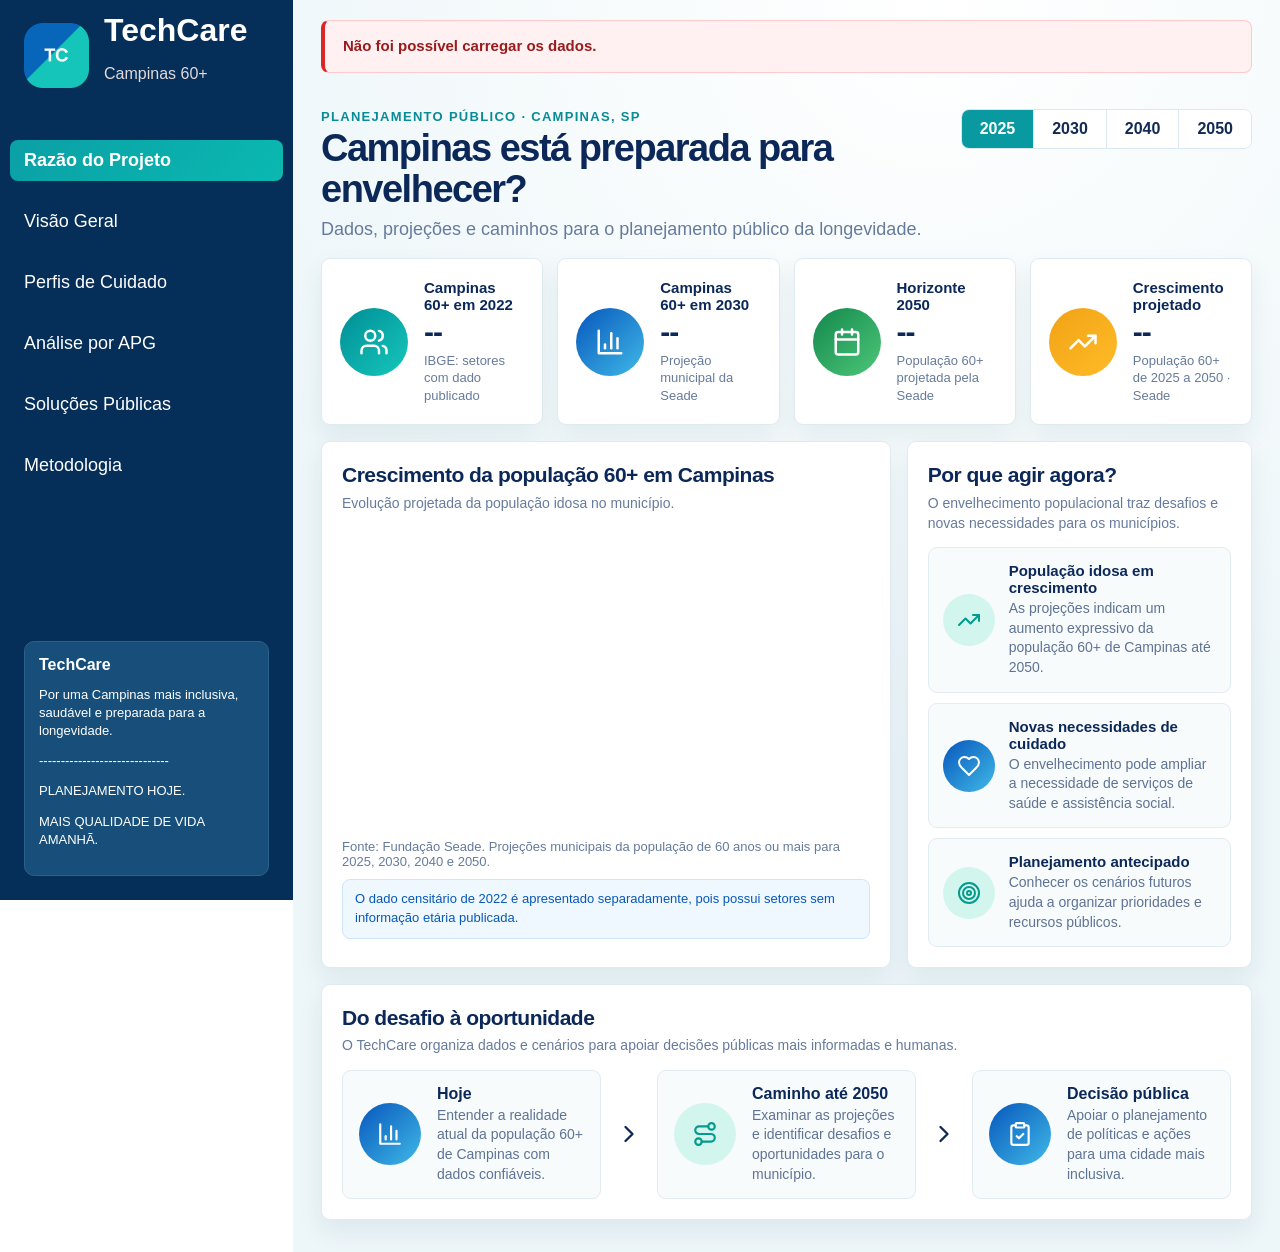
<file: frontend/index.html>
<!DOCTYPE html>
<html lang="pt-BR">

<!-- ==================================================
     ÁREA 1: CONFIGURAÇÕES DO DOCUMENTO HTML
================================================== -->

<head>

    <meta charset="UTF-8">

    <meta
        name="viewport"
        content="width=device-width, initial-scale=1.0"
    >

    <title>Razão do Projeto | TechCare</title>

    <link rel="stylesheet" href="/frontend/css/sidebar.css">
    <link rel="stylesheet" href="/frontend/css/razao-projeto.css">

</head>


<body>

    <!-- ==================================================
         ÁREA 2: MENU LATERAL E CONTEÚDO PRINCIPAL
    ================================================== -->

    <div id="sidebar"></div>

    <main class="pagina-razao-projeto">


        <!-- ==================================================
             ÁREA 3: CABEÇALHO DA RAZÃO DO PROJETO
        ================================================== -->

        <header class="cabecalho-razao-projeto">

            <div class="cabecalho-conteudo">

                <p class="identificacao-territorio">
                    PLANEJAMENTO PÚBLICO · CAMPINAS, SP
                </p>

                <h1 class="titulo-razao-projeto">
                    Campinas está preparada para envelhecer?
                </h1>

                <p class="descricao-razao-projeto">
                    Dados, projeções e caminhos para o
                    planejamento público da longevidade.
                </p>

            </div>

            <nav class="seletor-anos" aria-label="Anos da projeção">

                <button
                    class="botao-ano selecionado"
                    type="button"
                    data-ano="2025"
                    aria-pressed="true"
                >
                    2025
                </button>

                <button
                    class="botao-ano"
                    type="button"
                    data-ano="2030"
                    aria-pressed="false"
                >
                    2030
                </button>

                <button
                    class="botao-ano"
                    type="button"
                    data-ano="2040"
                    aria-pressed="false"
                >
                    2040
                </button>

                <button
                    class="botao-ano"
                    type="button"
                    data-ano="2050"
                    aria-pressed="false"
                >
                    2050
                </button>

            </nav>

        </header>


        <!-- ==================================================
             ÁREA 4: QUATRO INDICADORES POPULACIONAIS
        ================================================== -->

        <section class="secao-resumo" aria-label="Indicadores populacionais">

            <div class="grade-resumo">

                <article class="cartao-resumo">

                    <span class="icone-resumo icone-censo" aria-hidden="true">
                        <svg class="icone" viewBox="0 0 24 24" aria-hidden="true"><path d="M16 21v-2a4 4 0 0 0-4-4H6a4 4 0 0 0-4 4v2"/><circle cx="9" cy="7" r="4"/><path d="M22 21v-2a4 4 0 0 0-3-3.87"/><path d="M16 3.13a4 4 0 0 1 0 7.75"/></svg>
                    </span>

                    <div class="conteudo-resumo">

                        <h2>Campinas 60+ em 2022</h2>

                        <strong
                            class="valor-resumo"
                            id="populacao-idosa-2022"
                            aria-live="polite"
                        >--</strong>

                        <p>
                            IBGE: setores com dado publicado
                        </p>

                    </div>

                </article>


                <article class="cartao-resumo">

                    <span class="icone-resumo icone-projecao" aria-hidden="true">
                        <svg class="icone" viewBox="0 0 24 24" aria-hidden="true"><path d="M3 3v18h18"/><path d="M18 17V9"/><path d="M13 17V5"/><path d="M8 17v-3"/></svg>
                    </span>

                    <div class="conteudo-resumo">

                        <h2>Campinas 60+ em 2030</h2>

                        <strong
                            class="valor-resumo"
                            id="populacao-idosa-2030"
                            aria-live="polite"
                        >--</strong>

                        <p>
                            Projeção municipal da Seade
                        </p>

                    </div>

                </article>


                <article class="cartao-resumo">

                    <span class="icone-resumo icone-horizonte" aria-hidden="true">
                        <svg class="icone" viewBox="0 0 24 24" aria-hidden="true"><rect x="3" y="4" width="18" height="18" rx="2"/><path d="M16 2v4M8 2v4M3 10h18"/></svg>
                    </span>

                    <div class="conteudo-resumo">

                        <h2>Horizonte 2050</h2>

                        <strong
                            class="valor-resumo"
                            id="populacao-idosa-2050"
                            aria-live="polite"
                        >--</strong>

                        <p>
                            População 60+ projetada pela Seade
                        </p>

                    </div>

                </article>


                <article class="cartao-resumo">

                    <span class="icone-resumo icone-crescimento" aria-hidden="true">
                        <svg class="icone" viewBox="0 0 24 24" aria-hidden="true"><path d="m22 7-8.5 8.5-5-5L2 17"/><path d="M16 7h6v6"/></svg>
                    </span>

                    <div class="conteudo-resumo">

                        <h2>Crescimento projetado</h2>

                        <strong
                            class="valor-resumo"
                            id="crescimento-idosos"
                            aria-live="polite"
                        >--</strong>

                        <p>
                            População 60+ de 2025 a 2050 · Seade
                        </p>

                    </div>

                </article>

            </div>

        </section>


        <!-- ==================================================
             ÁREA 5: GRÁFICO E POR QUE AGIR AGORA
        ================================================== -->

        <div class="grade-conteudo-central">


            <!-- GRÁFICO POPULACIONAL -->

            <section class="secao-grafico">

                <header class="cabecalho-secao">

                    <h2>
                        Crescimento da população 60+ em Campinas
                    </h2>

                    <p>
                        Evolução projetada da população idosa
                        no município.
                    </p>

                </header>

                <div class="area-grafico">

                    <canvas
                        id="grafico-populacao-idosa"
                        role="img"
                        aria-label="Gráfico de projeção da população com 60 anos ou mais em Campinas nos anos 2025, 2030, 2040 e 2050"
                    >
                        Gráfico das projeções populacionais
                        da Fundação Seade.
                    </canvas>

                </div>

                <p class="fonte-grafico">
                    Fonte: Fundação Seade. Projeções municipais
                    da população de 60 anos ou mais para
                    2025, 2030, 2040 e 2050.
                </p>

                <p class="nota-grafico">
                    O dado censitário de 2022 é apresentado
                    separadamente, pois possui setores sem
                    informação etária publicada.
                </p>

            </section>


            <!-- POR QUE AGIR AGORA -->

            <section class="secao-urgencia">

                <header class="cabecalho-secao">

                    <h2>Por que agir agora?</h2>

                    <p>
                        O envelhecimento populacional traz
                        desafios e novas necessidades para
                        os municípios.
                    </p>

                </header>

                <div class="lista-motivos">

                    <article class="cartao-motivo">

                        <span
                            class="icone-motivo icone-crescimento"
                            aria-hidden="true"
                        >
                            <svg class="icone" viewBox="0 0 24 24" aria-hidden="true"><path d="m22 7-8.5 8.5-5-5L2 17"/><path d="M16 7h6v6"/></svg>
                        </span>

                        <div>

                            <h3>População idosa em crescimento</h3>

                            <p>
                                As projeções indicam um aumento
                                expressivo da população 60+
                                de Campinas até 2050.
                            </p>

                        </div>

                    </article>


                    <article class="cartao-motivo">

                        <span
                            class="icone-motivo icone-cuidado"
                            aria-hidden="true"
                        >
                            <svg class="icone" viewBox="0 0 24 24" aria-hidden="true"><path d="M19 14c1.49-1.46 3-3.21 3-5.5A5.5 5.5 0 0 0 16.5 3c-1.76 0-3 .5-4.5 2-1.5-1.5-2.74-2-4.5-2A5.5 5.5 0 0 0 2 8.5c0 2.3 1.5 4.05 3 5.5l7 7Z"/></svg>
                        </span>

                        <div>

                            <h3>Novas necessidades de cuidado</h3>

                            <p>
                                O envelhecimento pode ampliar
                                a necessidade de serviços de
                                saúde e assistência social.
                            </p>

                        </div>

                    </article>


                    <article class="cartao-motivo">

                        <span
                            class="icone-motivo icone-planejamento"
                            aria-hidden="true"
                        >
                            <svg class="icone" viewBox="0 0 24 24" aria-hidden="true"><circle cx="12" cy="12" r="10"/><circle cx="12" cy="12" r="6"/><circle cx="12" cy="12" r="2"/></svg>
                        </span>

                        <div>

                            <h3>Planejamento antecipado</h3>

                            <p>
                                Conhecer os cenários futuros
                                ajuda a organizar prioridades
                                e recursos públicos.
                            </p>

                        </div>

                    </article>

                </div>

            </section>

        </div>


        <!-- ==================================================
             ÁREA 6: DO DESAFIO À OPORTUNIDADE
        ================================================== -->

        <section class="secao-oportunidade">

            <header class="cabecalho-secao">

                <h2>Do desafio à oportunidade</h2>

                <p>
                    O TechCare organiza dados e cenários
                    para apoiar decisões públicas mais
                    informadas e humanas.
                </p>

            </header>

            <div class="grade-oportunidades">

                <article class="cartao-oportunidade">

                    <span
                        class="icone-oportunidade"
                        aria-hidden="true"
                    >
                        <svg class="icone" viewBox="0 0 24 24" aria-hidden="true"><path d="M3 3v18h18"/><path d="M18 17V9"/><path d="M13 17V5"/><path d="M8 17v-3"/></svg>
                    </span>

                    <div>

                        <h3>Hoje</h3>

                        <p>
                            Entender a realidade atual
                            da população 60+ de Campinas
                            com dados confiáveis.
                        </p>

                    </div>

                </article>


                <span
                    class="seta-oportunidade"
                    aria-hidden="true"
                >
                    <svg class="icone" viewBox="0 0 24 24" aria-hidden="true"><path d="m9 18 6-6-6-6"/></svg>
                </span>


                <article class="cartao-oportunidade">

                    <span
                        class="icone-oportunidade"
                        aria-hidden="true"
                    >
                        <svg class="icone" viewBox="0 0 24 24" aria-hidden="true"><circle cx="6" cy="19" r="3"/><path d="M9 19h8.5a3.5 3.5 0 0 0 0-7h-11a3.5 3.5 0 0 1 0-7H15"/><circle cx="18" cy="5" r="3"/></svg>
                    </span>

                    <div>

                        <h3>Caminho até 2050</h3>

                        <p>
                            Examinar as projeções e
                            identificar desafios e
                            oportunidades para o município.
                        </p>

                    </div>

                </article>


                <span
                    class="seta-oportunidade"
                    aria-hidden="true"
                >
                    <svg class="icone" viewBox="0 0 24 24" aria-hidden="true"><path d="m9 18 6-6-6-6"/></svg>
                </span>


                <article class="cartao-oportunidade">

                    <span
                        class="icone-oportunidade"
                        aria-hidden="true"
                    >
                        <svg class="icone" viewBox="0 0 24 24" aria-hidden="true"><rect x="8" y="2" width="8" height="4" rx="1"/><path d="M16 4h2a2 2 0 0 1 2 2v14a2 2 0 0 1-2 2H6a2 2 0 0 1-2-2V6a2 2 0 0 1 2-2h2"/><path d="m9 14 2 2 4-4"/></svg>
                    </span>

                    <div>

                        <h3>Decisão pública</h3>

                        <p>
                            Apoiar o planejamento de
                            políticas e ações para
                            uma cidade mais inclusiva.
                        </p>

                    </div>

                </article>

            </div>

        </section>


    </main>

    <!-- Menu lateral -->
    <script src="/frontend/js/app.js"></script>

    <!-- Biblioteca de gráficos -->
    <script src="/frontend/js/bibliotecas/chart.umd.js"></script>

    <!-- Dados e gráfico da Razão do Projeto -->
    <script src="/frontend/js/razao-projeto.js"></script>


</body>

</html>
</file>
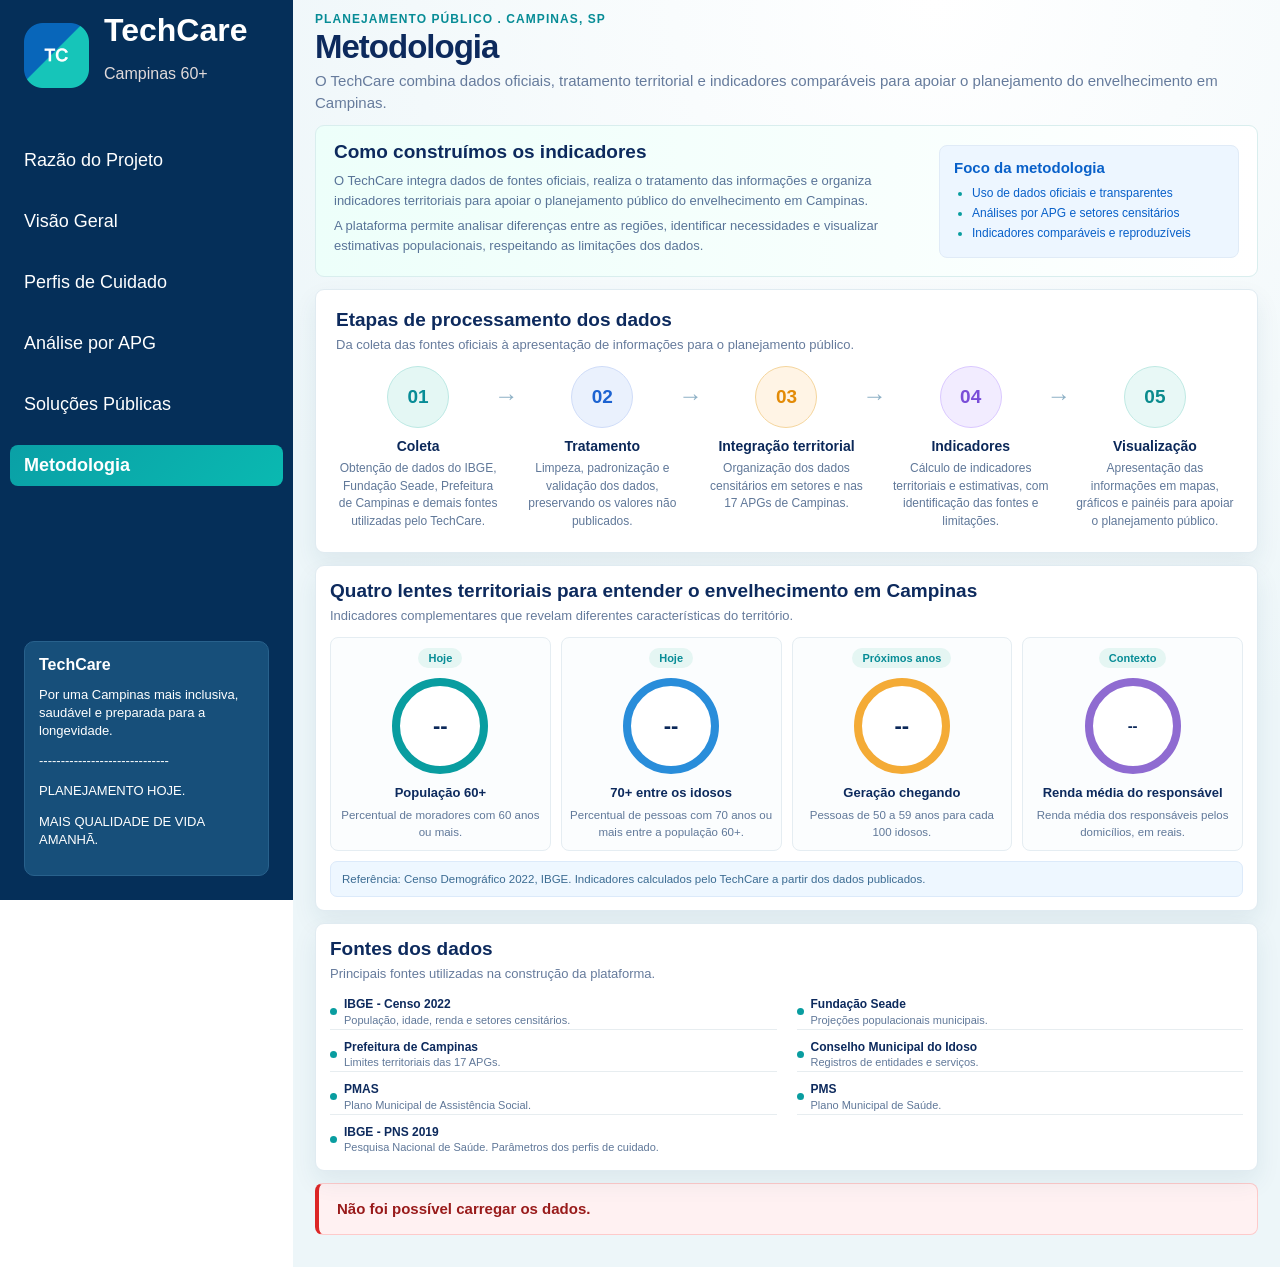
<file: frontend/pages/metodologia.html>
<!DOCTYPE html>
<html lang="pt-BR">

<!-- ==================================================
     ÁREA 1: CONFIGURAÇÕES DO DOCUMENTO HTML
================================================== -->

<head>

    <meta charset="UTF-8">

    <meta
        name="viewport"
        content="width=device-width, initial-scale=1.0"
    >

    <title>Metodologia | TechCare</title>

    <link
        rel="stylesheet"
        href="/frontend/css/sidebar.css"
    >
    <link 
        rel="stylesheet" 
        href="/frontend/css/metodologia.css">

</head>


<body>

    <!-- ==================================================
         ÁREA 2: MENU LATERAL E ESTRUTURA PRINCIPAL
    ================================================== -->

    <div id="sidebar"></div>

    <main class="pagina-metodologia">


        <!-- ==================================================
             ÁREA 3: APRESENTAÇÃO DA METODOLOGIA
        ================================================== -->

        <header class="cabecalho-metodologia">
            <p class="identificacao-territorio">
                PLANEJAMENTO PÚBLICO . CAMPINAS, SP
            </p>

            <h1 class="titulo-metodologia">
            Metodologia
        </h1>

        <p class="descricao-metodologia">
            O TechCare combina dados oficiais,
            tratamento territorial e indicadores
            comparáveis para apoiar o planejamento
            do envelhecimento em Campinas.
         </p>

        </header>

        <section class="apresentacao-metodologia">

            <div class="apresentacao-conteudo">

                <h2>Como construímos os indicadores</h2>

                <p>
                    O TechCare integra dados de fontes oficiais,
                    realiza o tratamento das informações e
                    organiza indicadores territoriais para
                    apoiar o planejamento público do
                    envelhecimento em Campinas.
                </p>

                <p>
                    A plataforma permite analisar diferenças
                    entre as regiões, identificar necessidades
                    e visualizar estimativas populacionais,
                    respeitando as limitações dos dados.
                </p>

            </div>

            <aside class="apresentacao-foco">

                <h3>Foco da metodologia</h3>

                <ul>
                    <li>
                        Uso de dados oficiais e transparentes
                    </li>

                    <li>
                        Análises por APG e setores censitários
                    </li>

                    <li>
                        Indicadores comparáveis e reproduzíveis
                    </li>
                </ul>

            </aside>

        </section>


        <!-- ==================================================
             ÁREA 4: ETAPAS DE PROCESSAMENTO DOS DADOS
        ================================================== -->

        <section class="secao-processamento">

            <header class="cabecalho-secao">

                <h2>Etapas de processamento dos dados</h2>

                <p>
                    Da coleta das fontes oficiais à apresentação
                    de informações para o planejamento público.
                </p>

            </header>

            <ol class="lista-etapas-processamento">

                <li class="etapa-processamento">

                    <span class="numero-etapa" aria-hidden="true">01</span>

                    <h3>Coleta</h3>

                    <p>
                        Obtenção de dados do IBGE, Fundação Seade,
                        Prefeitura de Campinas e demais fontes
                        utilizadas pelo TechCare.
                    </p>

                </li>

                <li class="etapa-processamento">

                    <span class="numero-etapa" aria-hidden="true">02</span>

                    <h3>Tratamento</h3>

                    <p>
                        Limpeza, padronização e validação dos dados,
                        preservando os valores não publicados.
                    </p>

                </li>

                <li class="etapa-processamento">

                    <span class="numero-etapa" aria-hidden="true">03</span>

                    <h3>Integração territorial</h3>

                    <p>
                        Organização dos dados censitários em
                        setores e nas 17 APGs de Campinas.
                    </p>

                </li>

                <li class="etapa-processamento">

                    <span class="numero-etapa" aria-hidden="true">04</span>

                    <h3>Indicadores</h3>

                    <p>
                        Cálculo de indicadores territoriais
                        e estimativas, com identificação
                        das fontes e limitações.
                    </p>

                </li>

                <li class="etapa-processamento">

                    <span class="numero-etapa" aria-hidden="true">05</span>

                    <h3>Visualização</h3>

                    <p>
                        Apresentação das informações em mapas,
                        gráficos e painéis para apoiar
                        o planejamento público.
                    </p>

                </li>

            </ol>

        </section>


        <!-- ==================================================
             ÁREA 5: QUATRO INDICADORES TERRITORIAIS
        ================================================== -->

        <section class="secao-indicadores">

            <header class="cabecalho-secao">

                <h2>
                    Quatro lentes territoriais para entender
                    o envelhecimento em Campinas
                </h2>

                <p>
                    Indicadores complementares que revelam
                    diferentes características do território.
                </p>

            </header>

            <div class="grade-indicadores">

                <article class="cartao-indicador">

                    <span class="categoria-indicador">
                        Hoje
                    </span>

                    <div class="circulo-indicador">

                        <span
                            class="valor-indicador"
                            id="indicador-populacao-idosa"
                            aria-live="polite"
                        >--</span>

                    </div>

                    <h3>População 60+</h3>

                    <p>
                        Percentual de moradores com
                        60 anos ou mais.
                    </p>

                </article>


                <article class="cartao-indicador">

                    <span class="categoria-indicador">
                        Hoje
                    </span>

                    <div class="circulo-indicador">

                        <span
                            class="valor-indicador"
                            id="indicador-populacao-70"
                            aria-live="polite"
                        >--</span>

                    </div>

                    <h3>70+ entre os idosos</h3>

                    <p>
                        Percentual de pessoas com 70 anos
                        ou mais entre a população 60+.
                    </p>

                </article>


                <article class="cartao-indicador">

                    <span class="categoria-indicador">
                        Próximos anos
                    </span>

                    <div class="circulo-indicador">

                        <span
                            class="valor-indicador"
                            id="indicador-geracao-chegando"
                            aria-live="polite"
                        >--</span>

                    </div>

                    <h3>Geração chegando</h3>

                    <p>
                        Pessoas de 50 a 59 anos para
                        cada 100 idosos.
                    </p>

                </article>


                <article class="cartao-indicador">

                    <span class="categoria-indicador">
                        Contexto
                    </span>

                    <div class="circulo-indicador">

                        <span
                            class="valor-indicador"
                            id="indicador-renda-responsavel"
                            aria-live="polite"
                        >--</span>

                    </div>

                    <h3>Renda média do responsável</h3>

                    <p>
                        Renda média dos responsáveis
                        pelos domicílios, em reais.
                    </p>

                </article>

            </div>

            <p class="referencia-indicadores">
                Referência: Censo Demográfico 2022, IBGE.
                Indicadores calculados pelo TechCare
                a partir dos dados publicados.
            </p>

        </section>


        <!-- ==================================================
             ÁREA 6: FONTES DOS DADOS
        ================================================== -->

        <section class="secao-fontes">

            <header class="cabecalho-secao">

                <h2>Fontes dos dados</h2>

                <p>
                    Principais fontes utilizadas na
                    construção da plataforma.
                </p>

            </header>

            <ul class="lista-fontes">

                <li class="item-fonte">
                    <h3>IBGE - Censo 2022</h3>
                    <p>
                        População, idade, renda
                        e setores censitários.
                    </p>
                </li>

                <li class="item-fonte">
                    <h3>Fundação Seade</h3>
                    <p>
                        Projeções populacionais
                        municipais.
                    </p>
                </li>

                <li class="item-fonte">
                    <h3>Prefeitura de Campinas</h3>
                    <p>
                        Limites territoriais
                        das 17 APGs.
                    </p>
                </li>

                <li class="item-fonte">
                    <h3>Conselho Municipal do Idoso</h3>
                    <p>
                        Registros de entidades
                        e serviços.
                    </p>
                </li>

                <li class="item-fonte">
                    <h3>PMAS</h3>
                    <p>
                        Plano Municipal de
                        Assistência Social.
                    </p>
                </li>

                <li class="item-fonte">
                    <h3>PMS</h3>
                    <p>
                        Plano Municipal de Saúde.
                    </p>
                </li>

                <li class="item-fonte">
                    <h3>IBGE - PNS 2019</h3>
                    <p>
                        Pesquisa Nacional de Saúde.
                        Parâmetros dos perfis
                        de cuidado.
                    </p>
                </li>

            </ul>

        </section>

    </main>

    <script src="/frontend/js/app.js"></script>
    <script src="/frontend/js/metodologia.js"></script>
</body>


</html>
</file>
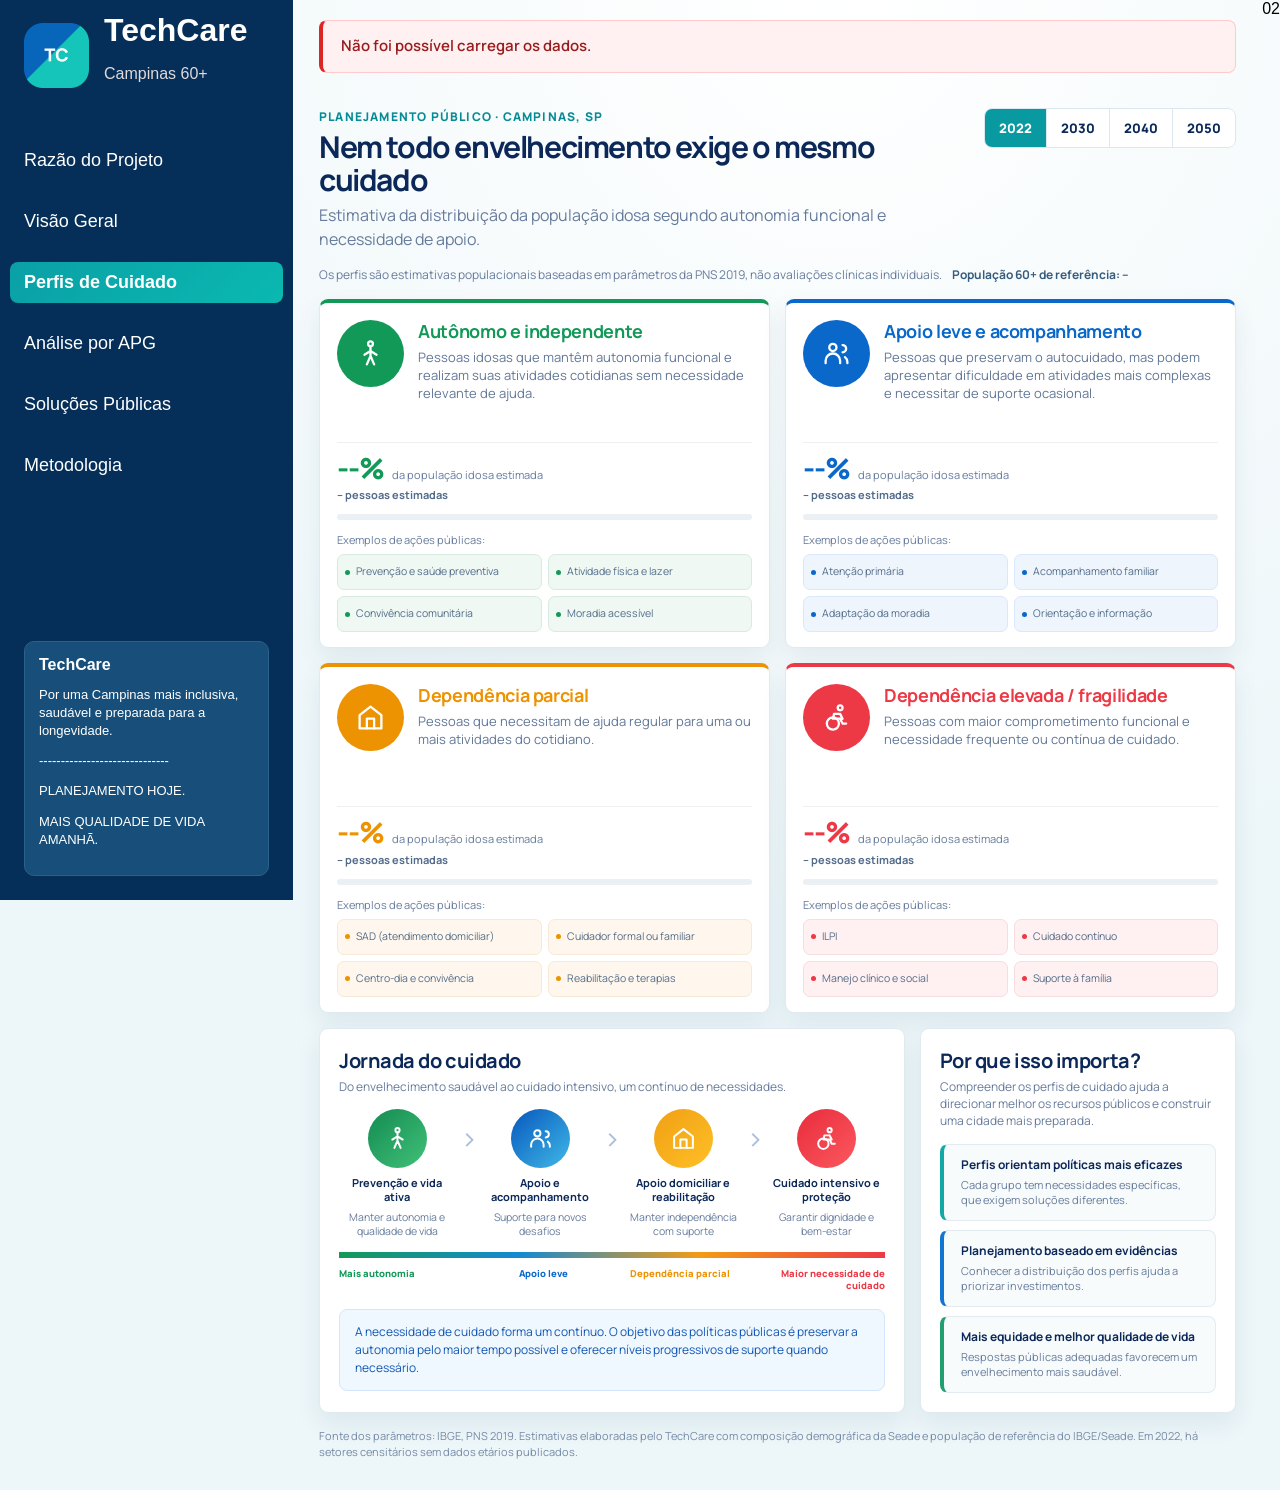
<file: frontend/pages/perfis-cuidado.html>
<!DOCTYPE html>
<html lang="pt-BR">

<head>
    <!-- ==================================================
         1. CONFIGURAÇÕES DO DOCUMENTO
    ================================================== -->

    <meta charset="UTF-8">
    <meta name="viewport" content="width=device-width, initial-scale=1.0">

    <title>Perfis de Cuidado | TechCare</title>

    <link rel="preconnect" href="https://fonts.googleapis.com">
    <link rel="preconnect" href="https://fonts.gstatic.com" crossorigin>

    <link
        href="https://fonts.googleapis.com/css2?family=Manrope:wght@400;500;600;700;800&display=swap"
        rel="stylesheet"
    >

    <link rel="stylesheet" href="/frontend/css/sidebar.css">
    <link rel="stylesheet" href="/frontend/css/perfis-cuidado.css">
</head>

<body>

    <!-- ==================================================
         2. SIDEBAR REUTILIZÁVEL
    ================================================== -->

    <div id="sidebar"></div>

    <main class="pagina-perfis-cuidado">

        <!-- ==================================================
             3. CABEÇALHO E SELETOR DE ANOS
        ================================================== -->

        <header class="cabecalho-perfis">

            <div class="texto-cabecalho-perfis">

                <p class="identificacao-territorio">
                    PLANEJAMENTO PÚBLICO · CAMPINAS, SP
                </p>

                <h1>
                    Nem todo envelhecimento exige o mesmo cuidado
                </h1>

                <p class="descricao-perfis">
                    Estimativa da distribuição da população idosa
                    segundo autonomia funcional e necessidade de apoio.
                </p>

            </div>

            <div class="acoes-cabecalho-perfis">

                <nav
                    class="seletor-anos"
                    aria-label="Ano dos perfis de cuidado"
                >

                    <button
                        type="button"
                        class="botao-ano selecionado"
                        data-ano="2022"
                        aria-pressed="true"
                    >
                        2022
                    </button>

                    <button
                        type="button"
                        class="botao-ano"
                        data-ano="2030"
                        aria-pressed="false"
                    >
                        2030
                    </button>

                    <button
                        type="button"
                        class="botao-ano"
                        data-ano="2040"
                        aria-pressed="false"
                    >
                        2040
                    </button>

                    <button
                        type="button"
                        class="botao-ano"
                        data-ano="2050"
                        aria-pressed="false"
                    >
                        2050
                    </button>

                </nav>

            </div>

        </header>


        <!-- ==================================================
             4. AVISO SOBRE OS DADOS
        ================================================== -->

        <p class="aviso-perfis">

            Os perfis são estimativas populacionais baseadas em
            parâmetros da PNS 2019, não avaliações clínicas individuais.

            <span id="base-populacional">
                População 60+ de referência: --
            </span>

        </p>


        <!-- ==================================================
             5. OS QUATRO PERFIS DE CUIDADO
        ================================================== -->

        <section
            class="grade-perfis"
            aria-label="Quatro perfis estimados de cuidado"
        >


            <!-- PERFIL 1: AUTÔNOMO -->

            <article
                class="cartao-perfil perfil-autonomo"
                data-perfil="autonomo"
            >

                <div class="cabecalho-cartao-perfil">

                    <span class="icone-perfil" aria-hidden="true">

                        <svg class="icone" viewBox="0 0 24 24">
                            <circle cx="12" cy="4" r="2"/>
                            <path d="M12 7v7m0-4-5 3m5-3 5 3M9 21l3-7 3 7"/>
                        </svg>

                    </span>

                    <div>

                        <h2>Autônomo e independente</h2>

                        <p>
                            Pessoas idosas que mantêm autonomia funcional
                            e realizam suas atividades cotidianas sem
                            necessidade relevante de ajuda.
                        </p>

                    </div>

                </div>

                <div class="indicador-perfil">

                    <strong
                        class="perfil-percentual"
                        id="percentual-autonomo"
                        aria-live="polite"
                    >
                        --%
                    </strong>

                    <span>
                        da população idosa estimada
                    </span>

                    <small
                        class="quantidade-perfil"
                        id="quantidade-autonomo"
                    >
                        -- pessoas estimadas
                    </small>

                </div>

                <div class="trilho-perfil" aria-hidden="true">
                    <div
                        class="barra-perfil"
                        id="barra-autonomo"
                    ></div>
                </div>

                <div class="acoes-perfil">

                    <p>Exemplos de ações públicas:</p>

                    <ul>
                        <li>Prevenção e saúde preventiva</li>
                        <li>Atividade física e lazer</li>
                        <li>Convivência comunitária</li>
                        <li>Moradia acessível</li>
                    </ul>

                </div>

            </article>


            <!-- PERFIL 2: APOIO LEVE -->

            <article
                class="cartao-perfil perfil-apoio-leve"
                data-perfil="apoio_leve"
            >

                <div class="cabecalho-cartao-perfil">

                    <span class="icone-perfil" aria-hidden="true">

                        <svg class="icone" viewBox="0 0 24 24">
                            <circle cx="9" cy="7" r="3"/>
                            <path d="M3 20v-2a6 6 0 0 1 12 0v2M17 5a3 3 0 0 1 0 6M19 15a5 5 0 0 1 2 4v1"/>
                        </svg>

                    </span>

                    <div>

                        <h2>Apoio leve e acompanhamento</h2>

                        <p>
                            Pessoas que preservam o autocuidado, mas
                            podem apresentar dificuldade em atividades
                            mais complexas e necessitar de suporte ocasional.
                        </p>

                    </div>

                </div>

                <div class="indicador-perfil">

                    <strong
                        class="perfil-percentual"
                        id="percentual-apoio_leve"
                        aria-live="polite"
                    >
                        --%
                    </strong>

                    <span>
                        da população idosa estimada
                    </span>

                    <small
                        class="quantidade-perfil"
                        id="quantidade-apoio_leve"
                    >
                        -- pessoas estimadas
                    </small>

                </div>

                <div class="trilho-perfil" aria-hidden="true">
                    <div
                        class="barra-perfil"
                        id="barra-apoio_leve"
                    ></div>
                </div>

                <div class="acoes-perfil">

                    <p>Exemplos de ações públicas:</p>

                    <ul>
                        <li>Atenção primária</li>
                        <li>Acompanhamento familiar</li>
                        <li>Adaptação da moradia</li>
                        <li>Orientação e informação</li>
                    </ul>

                </div>

            </article>


            <!-- PERFIL 3: DEPENDÊNCIA PARCIAL -->

            <article
                class="cartao-perfil perfil-dependencia-parcial"
                data-perfil="dependencia_parcial"
            >

                <div class="cabecalho-cartao-perfil">

                    <span class="icone-perfil" aria-hidden="true">

                        <svg class="icone" viewBox="0 0 24 24">
                            <path d="m3 10 9-7 9 7v11H3V10Z"/>
                            <path d="M9 21v-8h6v8"/>
                        </svg>

                    </span>

                    <div>

                        <h2>Dependência parcial</h2>

                        <p>
                            Pessoas que necessitam de ajuda regular
                            para uma ou mais atividades do cotidiano.
                        </p>

                    </div>

                </div>

                <div class="indicador-perfil">

                    <strong
                        class="perfil-percentual"
                        id="percentual-dependencia_parcial"
                        aria-live="polite"
                    >
                        --%
                    </strong>

                    <span>
                        da população idosa estimada
                    </span>

                    <small
                        class="quantidade-perfil"
                        id="quantidade-dependencia_parcial"
                    >
                        -- pessoas estimadas
                    </small>

                </div>

                <div class="trilho-perfil" aria-hidden="true">
                    <div
                        class="barra-perfil"
                        id="barra-dependencia_parcial"
                    ></div>
                </div>

                <div class="acoes-perfil">

                    <p>Exemplos de ações públicas:</p>

                    <ul>
                        <li>SAD (atendimento domiciliar)</li>
                        <li>Cuidador formal ou familiar</li>
                        <li>Centro-dia e convivência</li>
                        <li>Reabilitação e terapias</li>
                    </ul>

                </div>

            </article>


            <!-- PERFIL 4: DEPENDÊNCIA ELEVADA -->

            <article
                class="cartao-perfil perfil-dependencia-elevada"
                data-perfil="dependencia_elevada"
            >

                <div class="cabecalho-cartao-perfil">

                    <span class="icone-perfil" aria-hidden="true">

                        <svg class="icone" viewBox="0 0 24 24">
                            <circle cx="15" cy="4" r="2"/>
                            <circle cx="9" cy="17" r="5"/>
                            <path d="M14 9h-4l-1 4h6l2 4h3M15 9l2 4"/>
                        </svg>

                    </span>

                    <div>

                        <h2>Dependência elevada / fragilidade</h2>

                        <p>
                            Pessoas com maior comprometimento funcional
                            e necessidade frequente ou contínua de cuidado.
                        </p>

                    </div>

                </div>

                <div class="indicador-perfil">

                    <strong
                        class="perfil-percentual"
                        id="percentual-dependencia_elevada"
                        aria-live="polite"
                    >
                        --%
                    </strong>

                    <span>
                        da população idosa estimada
                    </span>

                    <small
                        class="quantidade-perfil"
                        id="quantidade-dependencia_elevada"
                    >
                        -- pessoas estimadas
                    </small>

                </div>

                <div class="trilho-perfil" aria-hidden="true">
                    <div
                        class="barra-perfil"
                        id="barra-dependencia_elevada"
                    ></div>
                </div>

                <div class="acoes-perfil">

                    <p>Exemplos de ações públicas:</p>

                    <ul>
                        <li>ILPI</li>
                        <li>Cuidado contínuo</li>
                        <li>Manejo clínico e social</li>
                        <li>Suporte à família</li>
                    </ul>

                </div>

            </article>

        </section>


        <!-- ==================================================
             6. JORNADA DO CUIDADO E SUA IMPORTÂNCIA
        ================================================== -->

        <div class="grade-inferior-perfis">

            <!-- JORNADA DO CUIDADO -->

            <section class="painel-perfis jornada-cuidado">

                <header class="cabecalho-secao">

                    <h2>Jornada do cuidado</h2>

                    <p>
                        Do envelhecimento saudável ao cuidado intensivo,
                        um contínuo de necessidades.
                    </p>

                </header>

                <div class="etapas-jornada">

                    <div class="etapa-jornada etapa-verde">

                        <span
                            class="circulo-jornada"
                            aria-hidden="true"
                        >

                            <svg class="icone" viewBox="0 0 24 24">
                                <circle cx="12" cy="4" r="2"/>
                                <path d="M12 7v7m0-4-5 3m5-3 5 3M9 21l3-7 3 7"/>
                            </svg>

                        </span>

                        <h3>Prevenção e vida ativa</h3>

                        <p>
                            Manter autonomia e qualidade de vida
                        </p>

                    </div>

                    <span class="seta-jornada" aria-hidden="true">
                        ›
                    </span>

                    <div class="etapa-jornada etapa-azul">

                        <span
                            class="circulo-jornada"
                            aria-hidden="true"
                        >

                            <svg class="icone" viewBox="0 0 24 24">
                                <circle cx="9" cy="7" r="3"/>
                                <path d="M3 20v-2a6 6 0 0 1 12 0v2M17 5a3 3 0 0 1 0 6M19 15a5 5 0 0 1 2 4v1"/>
                            </svg>

                        </span>

                        <h3>Apoio e acompanhamento</h3>

                        <p>
                            Suporte para novos desafios
                        </p>

                    </div>

                    <span class="seta-jornada" aria-hidden="true">
                        ›
                    </span>

                    <div class="etapa-jornada etapa-laranja">

                        <span
                            class="circulo-jornada"
                            aria-hidden="true"
                        >

                            <svg class="icone" viewBox="0 0 24 24">
                                <path d="m3 10 9-7 9 7v11H3V10Z"/>
                                <path d="M9 21v-8h6v8"/>
                            </svg>

                        </span>

                        <h3>Apoio domiciliar e reabilitação</h3>

                        <p>
                            Manter independência com suporte
                        </p>

                    </div>

                    <span class="seta-jornada" aria-hidden="true">
                        ›
                    </span>

                    <div class="etapa-jornada etapa-vermelha">

                        <span
                            class="circulo-jornada"
                            aria-hidden="true"
                        >

                            <svg class="icone" viewBox="0 0 24 24">
                                <circle cx="15" cy="4" r="2"/>
                                <circle cx="9" cy="17" r="5"/>
                                <path d="M14 9h-4l-1 4h6l2 4h3M15 9l2 4"/>
                            </svg>

                        </span>

                        <h3>Cuidado intensivo e proteção</h3>

                        <p>
                            Garantir dignidade e bem-estar
                        </p>

                    </div>

                </div>

                <div class="escala-cuidado">

                    <span>Mais autonomia</span>
                    <span>Apoio leve</span>
                    <span>Dependência parcial</span>
                    <span>Maior necessidade de cuidado</span>

                </div>

                <div class="observacao-jornada">

                    A necessidade de cuidado forma um contínuo.
                    O objetivo das políticas públicas é preservar
                    a autonomia pelo maior tempo possível e oferecer
                    níveis progressivos de suporte quando necessário.

                </div>

            </section>


            <!-- POR QUE ISSO IMPORTA -->

            <section class="painel-perfis importancia-perfis">

                <header class="cabecalho-secao">

                    <h2>Por que isso importa?</h2>

                    <p>
                        Compreender os perfis de cuidado ajuda a direcionar
                        melhor os recursos públicos e construir uma
                        cidade mais preparada.
                    </p>

                </header>

                <div class="lista-beneficios">

                    <article>

                        <h3>Perfis orientam políticas mais eficazes</h3>

                        <p>
                            Cada grupo tem necessidades específicas,
                            que exigem soluções diferentes.
                        </p>

                    </article>

                    <article>

                        <h3>Planejamento baseado em evidências</h3>

                        <p>
                            Conhecer a distribuição dos perfis
                            ajuda a priorizar investimentos.
                        </p>

                    </article>

                    <article>

                        <h3>Mais equidade e melhor qualidade de vida</h3>

                        <p>
                            Respostas públicas adequadas favorecem
                            um envelhecimento mais saudável.
                        </p>

                    </article>

                </div>

            </section>

        </div>


        <!-- ==================================================
             7. FONTE E AVISO METODOLÓGICO
        ================================================== -->

        <p
            class="rodape-metodologico"
            id="fonte-perfis"
        >
            Fonte dos parâmetros: IBGE, PNS 2019.
            Estimativas elaboradas pelo TechCare com composição
            demográfica da Seade e população de referência
            do IBGE/Seade. Em 2022, há setores censitários
            sem dados etários publicados.
        </p>

    </main>



    <!-- ==================================================
     8. JAVASCRIPT
    ================================================== -->

    <!-- Menu lateral compartilhado -->
    <script src="/frontend/js/app.js"></script>

    <!-- Integração com a API de perfis de cuidado -->
    <script src="/frontend/js/perfis-cuidado.js"></script>


</body>02
</html>
</file>
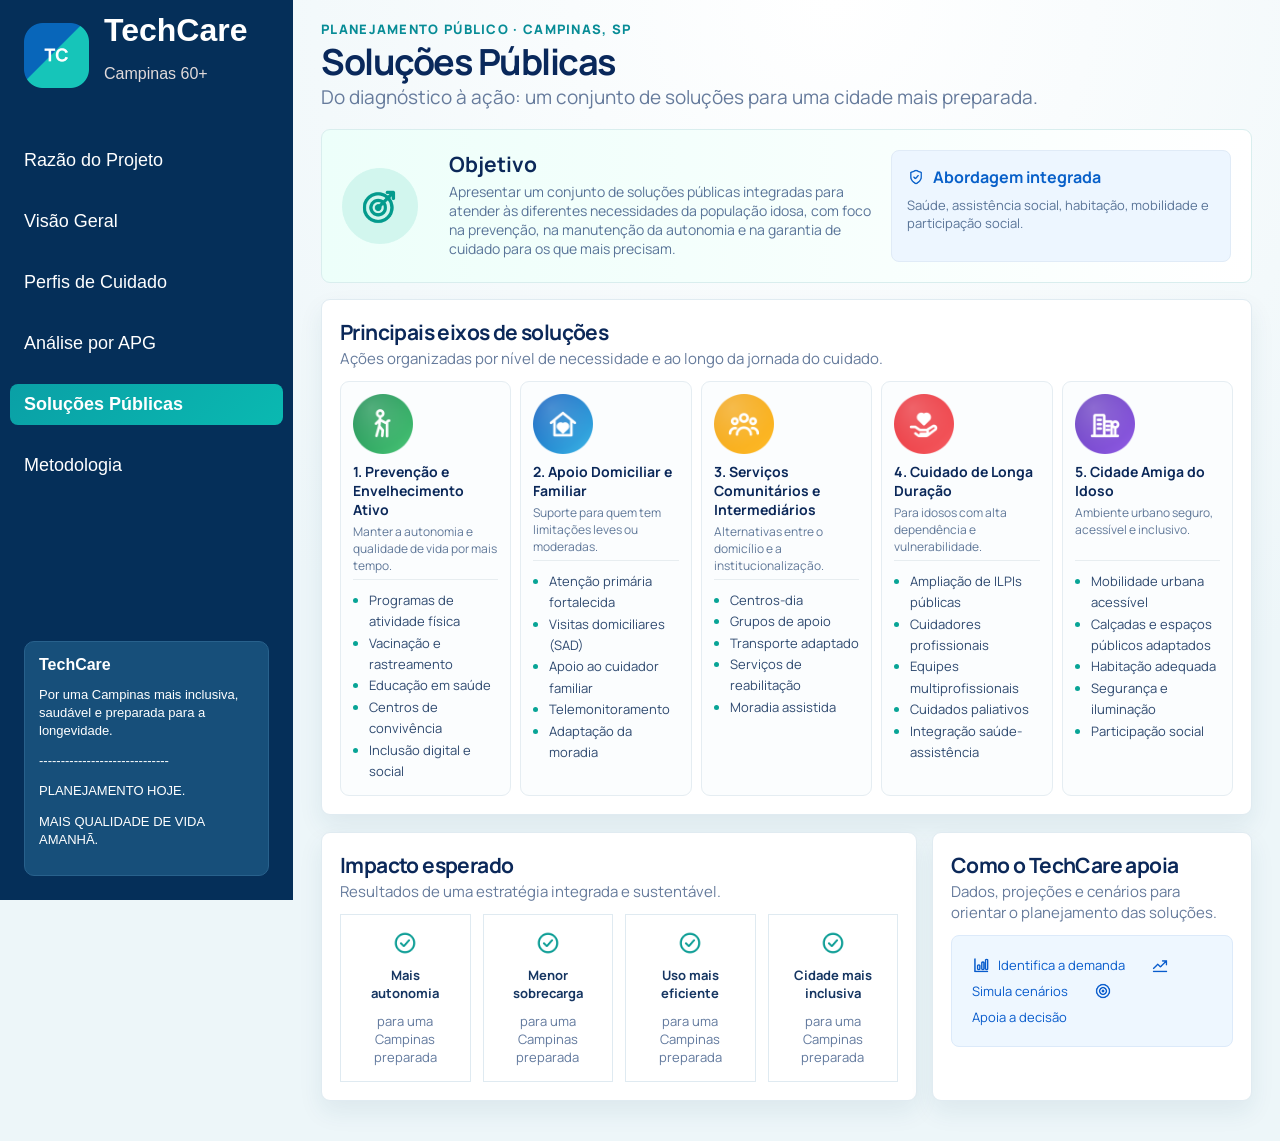
<file: frontend/pages/solucoes-publicas.html>
<!DOCTYPE html>
<html lang="pt-BR">

<head>

    <meta charset="UTF-8">

    <meta
        name="viewport"
        content="width=device-width, initial-scale=1.0"
    >

    <title>Soluções Públicas | TechCare</title>

    <!-- Fonte usada no protótipo -->
    <link rel="preconnect" href="https://fonts.googleapis.com">
    <link rel="preconnect" href="https://fonts.gstatic.com" crossorigin>
    <link
        href="https://fonts.googleapis.com/css2?family=Manrope:wght@400;500;600;700;800&display=swap"
        rel="stylesheet"
    >

    <link rel="stylesheet" href="/frontend/css/sidebar.css">
    <link rel="stylesheet" href="/frontend/css/solucoes-publicas.css">

</head>

<body>

    <div id="sidebar"></div>

    <main class="workspace">

        <!-- ===== Topo ===== -->
        <header class="topbar">

            <div>
                <span class="eyebrow">PLANEJAMENTO PÚBLICO · CAMPINAS, SP</span>
                <h1>Soluções Públicas</h1>
                <p class="page-subtitle">
                    Do diagnóstico à ação: um conjunto de soluções para uma cidade mais preparada.
                </p>
            </div>



        </header>


        <!-- ===== Objetivo (hero) ===== -->
        <section class="hero-call">

            <img class="round-icon" src="/frontend/assets/Icones-Solucoes/objetivo.png" alt="">

            <div>
                <h2>Objetivo</h2>
                <p>
                    Apresentar um conjunto de soluções públicas integradas para atender às diferentes
                    necessidades da população idosa, com foco na prevenção, na manutenção da autonomia
                    e na garantia de cuidado para os que mais precisam.
                </p>
            </div>

            <div class="integrated">
                <b>
                    <img class="ico" src="/frontend/assets/Icones-Solucoes/abordagem-integrada.png" alt="">
                    <span>Abordagem integrada</span>
                </b>
                <p>Saúde, assistência social, habitação, mobilidade e participação social.</p>
            </div>

        </section>


        <!-- ===== Eixos de soluções ===== -->
        <section class="panel">

            <h2>Principais eixos de soluções</h2>
            <p>Ações organizadas por nível de necessidade e ao longo da jornada do cuidado.</p>

            <div class="axis-grid">

                <!-- 1 -->
                <article class="axis">
                    <img class="round-icon" src="/frontend/assets/Icones-Solucoes/eixo-1-prevencao.png" alt="">
                    <h3>1. Prevenção e Envelhecimento Ativo</h3>
                    <p>Manter a autonomia e qualidade de vida por mais tempo.</p>
                    <ul>
                        <li>Programas de atividade física</li>
                        <li>Vacinação e rastreamento</li>
                        <li>Educação em saúde</li>
                        <li>Centros de convivência</li>
                        <li>Inclusão digital e social</li>
                    </ul>
                </article>

                <!-- 2 -->
                <article class="axis">
                    <img class="round-icon" src="/frontend/assets/Icones-Solucoes/eixo-2-apoio-domiciliar.png" alt="">
                    <h3>2. Apoio Domiciliar e Familiar</h3>
                    <p>Suporte para quem tem limitações leves ou moderadas.</p>
                    <ul>
                        <li>Atenção primária fortalecida</li>
                        <li>Visitas domiciliares (SAD)</li>
                        <li>Apoio ao cuidador familiar</li>
                        <li>Telemonitoramento</li>
                        <li>Adaptação da moradia</li>
                    </ul>
                </article>

                <!-- 3 -->
                <article class="axis">
                    <img class="round-icon" src="/frontend/assets/Icones-Solucoes/eixo-3-servicos-comunitarios.png" alt="">
                    <h3>3. Serviços Comunitários e Intermediários</h3>
                    <p>Alternativas entre o domicílio e a institucionalização.</p>
                    <ul>
                        <li>Centros-dia</li>
                        <li>Grupos de apoio</li>
                        <li>Transporte adaptado</li>
                        <li>Serviços de reabilitação</li>
                        <li>Moradia assistida</li>
                    </ul>
                </article>

                <!-- 4 -->
                <article class="axis">
                    <img class="round-icon" src="/frontend/assets/Icones-Solucoes/eixo-4-cuidado-longa-duracao.png" alt="">
                    <h3>4. Cuidado de Longa Duração</h3>
                    <p>Para idosos com alta dependência e vulnerabilidade.</p>
                    <ul>
                        <li>Ampliação de ILPIs públicas</li>
                        <li>Cuidadores profissionais</li>
                        <li>Equipes multiprofissionais</li>
                        <li>Cuidados paliativos</li>
                        <li>Integração saúde-assistência</li>
                    </ul>
                </article>

                <!-- 5 -->
                <article class="axis">
                    <img class="round-icon" src="/frontend/assets/Icones-Solucoes/eixo-5-cidade-amiga.png" alt="">
                    <h3>5. Cidade Amiga do Idoso</h3>
                    <p>Ambiente urbano seguro, acessível e inclusivo.</p>
                    <ul>
                        <li>Mobilidade urbana acessível</li>
                        <li>Calçadas e espaços públicos adaptados</li>
                        <li>Habitação adequada</li>
                        <li>Segurança e iluminação</li>
                        <li>Participação social</li>
                    </ul>
                </article>

            </div>

        </section>


        <!-- ===== Impacto + Como o TechCare apoia ===== -->
        <div class="two-cols lower">

            <section class="panel">
                <h2>Impacto esperado</h2>
                <p>Resultados de uma estratégia integrada e sustentável.</p>

                <div class="impact-grid">
                    <div>
                        <img class="ico" src="/frontend/assets/Icones-Solucoes/impacto-check.png" alt="">
                        <b>Mais autonomia</b>
                        <small>para uma Campinas preparada</small>
                    </div>
                    <div>
                        <img class="ico" src="/frontend/assets/Icones-Solucoes/impacto-check.png" alt="">
                        <b>Menor sobrecarga</b>
                        <small>para uma Campinas preparada</small>
                    </div>
                    <div>
                        <img class="ico" src="/frontend/assets/Icones-Solucoes/impacto-check.png" alt="">
                        <b>Uso mais eficiente</b>
                        <small>para uma Campinas preparada</small>
                    </div>
                    <div>
                        <img class="ico" src="/frontend/assets/Icones-Solucoes/impacto-check.png" alt="">
                        <b>Cidade mais inclusiva</b>
                        <small>para uma Campinas preparada</small>
                    </div>
                </div>
            </section>

            <section class="panel">
                <h2>Como o TechCare apoia</h2>
                <p>Dados, projeções e cenários para orientar o planejamento das soluções.</p>

                <div class="support">
                    <img class="ico" src="/frontend/assets/Icones-Solucoes/apoio-identifica-demanda.png" alt="">
                    <span>Identifica a demanda</span>

                    <img class="ico" src="/frontend/assets/Icones-Solucoes/apoio-simula-cenarios.png" alt="">
                    <span>Simula cenários</span>

                    <img class="ico" src="/frontend/assets/Icones-Solucoes/apoio-decisao.png" alt="">
                    <span>Apoia a decisão</span>
                </div>
            </section>

        </div>

    </main>

    <script src="/frontend/js/app.js"></script>
    <script src="/frontend/js/solucoes-publicas.js"></script>

</body>

</html>
</file>
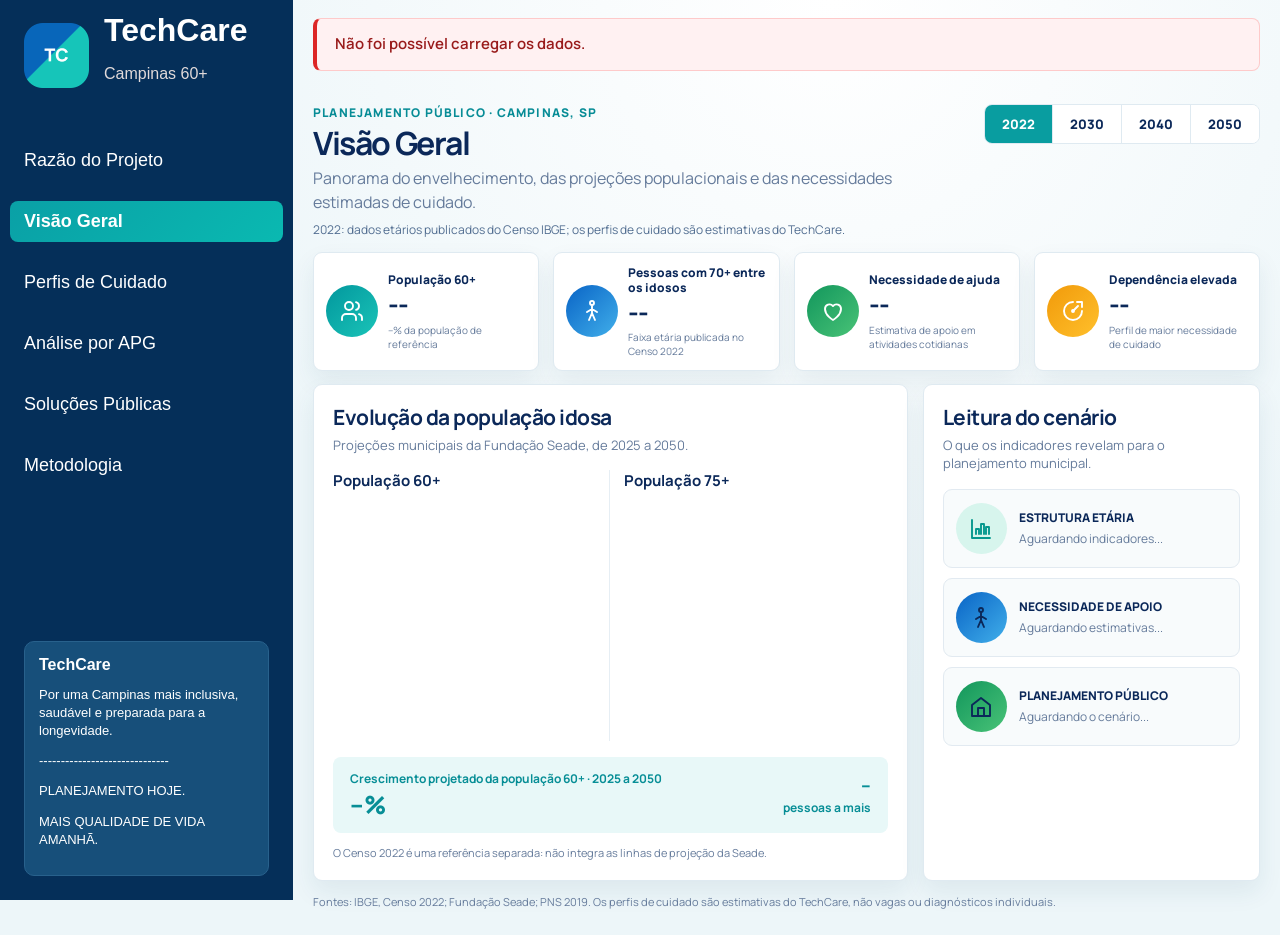
<file: frontend/pages/visao-geral.html>
<!DOCTYPE html>
<html lang="pt-BR">

<head>
    <!-- =========================================
         1. CONFIGURAÇÕES E ESTILOS
    ========================================= -->

    <meta charset="UTF-8">

    <meta
        name="viewport"
        content="width=device-width, initial-scale=1.0"
    >

    <title>Visão Geral | TechCare</title>

    <link
        rel="preconnect"
        href="https://fonts.googleapis.com"
    >

    <link
        rel="preconnect"
        href="https://fonts.gstatic.com"
        crossorigin
    >

    <link
        href="https://fonts.googleapis.com/css2?family=Manrope:wght@400;500;600;700;800&display=swap"
        rel="stylesheet"
    >

    <link
        rel="stylesheet"
        href="/frontend/css/sidebar.css"
    >

    <link
        rel="stylesheet"
        href="/frontend/css/visao-geral.css"
    >
</head>

<body>

    <!-- =========================================
         2. SIDEBAR COMPARTILHADA
    ========================================= -->

    <div id="sidebar"></div>

    <main class="pagina-visao-geral">

        <!-- =========================================
             3. CABEÇALHO E ESCOLHA DO ANO
        ========================================= -->

        <header class="cabecalho-visao">

            <div class="texto-cabecalho-visao">

                <p class="identificacao-territorio">
                    PLANEJAMENTO PÚBLICO · CAMPINAS, SP
                </p>

                <h1>Visão Geral</h1>

                <p class="descricao-visao">
                    Panorama do envelhecimento, das projeções
                    populacionais e das necessidades estimadas
                    de cuidado.
                </p>

            </div>

            <nav
                class="seletor-anos"
                aria-label="Selecionar ano dos indicadores"
            >

                <button
                    type="button"
                    class="botao-ano selecionado"
                    data-ano="2022"
                    aria-pressed="true"
                >2022</button>

                <button
                    type="button"
                    class="botao-ano"
                    data-ano="2030"
                    aria-pressed="false"
                >2030</button>

                <button
                    type="button"
                    class="botao-ano"
                    data-ano="2040"
                    aria-pressed="false"
                >2040</button>

                <button
                    type="button"
                    class="botao-ano"
                    data-ano="2050"
                    aria-pressed="false"
                >2050</button>

            </nav>

        </header>

        <p
            class="contexto-dados"
            id="contexto-ano"
            aria-live="polite"
        >
            2022: dados etários publicados do Censo IBGE;
            os perfis de cuidado são estimativas do TechCare.
        </p>

        <!-- =========================================
             4. QUATRO INDICADORES
        ========================================= -->

        <section
            class="grade-indicadores"
            aria-label="Indicadores do ano selecionado"
        >

            <!-- POPULAÇÃO 60+ -->

            <article class="cartao-indicador">

                <span
                    class="icone-indicador cor-turquesa"
                    aria-hidden="true"
                >
                    <svg class="icone" viewBox="0 0 24 24">
                        <path d="M16 21v-2a4 4 0 0 0-4-4H6a4 4 0 0 0-4 4v2"/>
                        <circle cx="9" cy="7" r="4"/>
                        <path d="M22 21v-2a4 4 0 0 0-3-3.87M16 3.13a4 4 0 0 1 0 7.75"/>
                    </svg>
                </span>

                <div class="conteudo-indicador">

                    <h2>População 60+</h2>

                    <strong
                        class="valor-indicador"
                        id="populacao-60"
                        aria-live="polite"
                    >--</strong>

                    <p id="percentual-60">
                        --% da população de referência
                    </p>

                </div>

            </article>


            <!-- FAIXA ETÁRIA MAIS AVANÇADA -->

            <article class="cartao-indicador">

                <span
                    class="icone-indicador cor-azul"
                    aria-hidden="true"
                >
                    <svg class="icone" viewBox="0 0 24 24">
                        <circle cx="12" cy="4" r="2"/>
                        <path d="M12 7v7m0-4-5 3m5-3 5 3M9 21l3-7 3 7"/>
                    </svg>
                </span>

                <div class="conteudo-indicador">

                    <h2 id="titulo-faixa-avancada">
                        Pessoas com 70+ entre os idosos
                    </h2>

                    <strong
                        class="valor-indicador"
                        id="populacao-faixa-avancada"
                        aria-live="polite"
                    >--</strong>

                    <p id="descricao-faixa-avancada">
                        Faixa etária publicada no Censo 2022
                    </p>

                </div>

            </article>


            <!-- NECESSIDADE DE AJUDA -->

            <article class="cartao-indicador">

                <span
                    class="icone-indicador cor-verde"
                    aria-hidden="true"
                >
                    <svg class="icone" viewBox="0 0 24 24">
                        <path d="M12 21s-8-4.5-8-11a4.5 4.5 0 0 1 8-2.9A4.5 4.5 0 0 1 20 10c0 6.5-8 11-8 11Z"/>
                    </svg>
                </span>

                <div class="conteudo-indicador">

                    <h2>Necessidade de ajuda</h2>

                    <strong
                        class="valor-indicador"
                        id="necessidade-ajuda"
                        aria-live="polite"
                    >--</strong>

                    <p id="descricao-ajuda">
                        Estimativa de apoio em atividades cotidianas
                    </p>

                </div>

            </article>


            <!-- DEPENDÊNCIA ELEVADA -->

            <article class="cartao-indicador">

                <span
                    class="icone-indicador cor-laranja"
                    aria-hidden="true"
                >
                    <svg class="icone" viewBox="0 0 24 24">
                        <path d="M12 3a9 9 0 1 0 9 9"/>
                        <path d="M12 12l5-5M16 3h5v5"/>
                        <circle cx="12" cy="12" r="1"/>
                    </svg>
                </span>

                <div class="conteudo-indicador">

                    <h2>Dependência elevada</h2>

                    <strong
                        class="valor-indicador"
                        id="dependencia-elevada"
                        aria-live="polite"
                    >--</strong>

                    <p id="descricao-dependencia">
                        Perfil de maior necessidade de cuidado
                    </p>

                </div>

            </article>

        </section>


        <!-- =========================================
             5. GRÁFICOS E LEITURA DO CENÁRIO
        ========================================= -->

        <div class="grade-conteudo-visao">

            <!-- GRÁFICOS -->

            <section class="painel-visao painel-evolucao">

                <header class="cabecalho-secao">

                    <h2>Evolução da população idosa</h2>

                    <p>
                        Projeções municipais da Fundação Seade,
                        de 2025 a 2050.
                    </p>

                </header>

                <div class="grade-graficos">

                    <!-- GRÁFICO 60+ -->

                    <div class="bloco-grafico">

                        <h3>População 60+</h3>

                        <div class="area-grafico">

                            <canvas
                                id="grafico-60"
                                role="img"
                                aria-label="Projeções Seade da população 60+ de Campinas entre 2025 e 2050"
                            >
                                Gráfico da população com 60 anos ou mais.
                            </canvas>

                        </div>

                    </div>


                    <!-- GRÁFICO 75+ -->

                    <div class="bloco-grafico">

                        <h3>População 75+</h3>

                        <div class="area-grafico">

                            <canvas
                                id="grafico-75"
                                role="img"
                                aria-label="Projeções Seade da população 75+ de Campinas entre 2025 e 2050"
                            >
                                Gráfico da população com 75 anos ou mais.
                            </canvas>

                        </div>

                    </div>

                </div>


                <!-- CRESCIMENTO PROJETADO -->

                <div class="faixa-crescimento">

                    <div>

                        <span>
                            Crescimento projetado da população 60+
                            · 2025 a 2050
                        </span>

                        <strong id="indicador-crescimento">
                            --%
                        </strong>

                    </div>

                    <div class="aumento-absoluto">

                        <strong id="indicador-crescimento-absoluto">
                            --
                        </strong>

                        <span>pessoas a mais</span>

                    </div>

                </div>

                <p class="nota-graficos">
                    O Censo 2022 é uma referência separada:
                    não integra as linhas de projeção da Seade.
                </p>

            </section>


            <!-- LEITURA DO CENÁRIO -->

            <section class="painel-visao painel-leitura">

                <header class="cabecalho-secao">

                    <h2>Leitura do cenário</h2>

                    <p id="subtitulo-leitura">
                        O que os indicadores revelam para o
                        planejamento municipal.
                    </p>

                </header>

                <div class="lista-leituras">

                    <!-- ESTRUTURA ETÁRIA -->

                    <article class="cartao-leitura">

                        <span
                            class="icone-leitura cor-turquesa-clara"
                            aria-hidden="true"
                        >
                            <svg class="icone" viewBox="0 0 24 24">
                                <path d="M3 3v18h18M7 17v-5h3v5M12 17V7h3v10M17 17V10h3v7"/>
                            </svg>
                        </span>

                        <div>

                            <h3>ESTRUTURA ETÁRIA</h3>

                            <p id="leitura-estrutura">
                                Aguardando indicadores...
                            </p>

                        </div>

                    </article>


                    <!-- NECESSIDADE DE APOIO -->

                    <article class="cartao-leitura">

                        <span
                            class="icone-leitura cor-azul"
                            aria-hidden="true"
                        >
                            <svg class="icone" viewBox="0 0 24 24">
                                <circle cx="12" cy="4" r="2"/>
                                <path d="M12 7v7m0-4-5 3m5-3 5 3M9 21l3-7 3 7"/>
                            </svg>
                        </span>

                        <div>

                            <h3>NECESSIDADE DE APOIO</h3>

                            <p id="leitura-cuidados">
                                Aguardando estimativas...
                            </p>

                        </div>

                    </article>


                    <!-- PLANEJAMENTO PÚBLICO -->

                    <article class="cartao-leitura">

                        <span
                            class="icone-leitura cor-verde"
                            aria-hidden="true"
                        >
                            <svg class="icone" viewBox="0 0 24 24">
                                <path d="m3 10 9-7 9 7v11H3V10Z"/>
                                <path d="M9 21v-8h6v8"/>
                            </svg>
                        </span>

                        <div>

                            <h3>PLANEJAMENTO PÚBLICO</h3>

                            <p id="leitura-planejamento">
                                Aguardando o cenário...
                            </p>

                        </div>

                    </article>

                </div>

            </section>

        </div>


        <!-- =========================================
             6. FONTES E LIMITAÇÕES
        ========================================= -->

        <p
            class="rodape-visao"
            id="fonte-visao"
        >
            Fontes: IBGE, Censo 2022; Fundação Seade;
            PNS 2019. Os perfis de cuidado são estimativas
            do TechCare, não vagas ou diagnósticos individuais.
        </p>

    </main>


    <!-- =========================================
         7. JAVASCRIPT
    ========================================= -->

    <script src="/frontend/js/app.js"></script>

    <script src="/frontend/js/bibliotecas/chart.umd.js"></script>

    <script src="/frontend/js/visao-geral.js"></script>

</body>
</html>
</file>
<file: frontend/css/sidebar.css>
/* =========================
   SIDEBAR
========================= */

/* Define tamanho, cor e estrutura principal da barra lateral */
/* Reserva o espaço do menu e o mantém fixo durante a rolagem */
#sidebar {
    flex: 0 0 293px;
    position: sticky;
    top: 0;
    height: 100vh;
    align-self: flex-start;
}

.sidebar {
    width: 100%;
    height: 100vh;
    background-color: #052f59;
    padding: 24px;
    box-sizing: border-box;
    display: flex;
    flex-direction: column;
}


/* =========================
   CABEÇALHO DA SIDEBAR
========================= */

/* Organiza logo e textos do cabeçalho lado a lado */
.sidebar-brand {
    display: flex;
    align-items: center;
    gap: 15px;
    margin-bottom: 35px;
    margin-top: -12px;
}

/* tamanho da logo */
.sidebar-logo {
    width: 65px;
    height: 65px;
    object-fit: contain;
}


.sidebar-title {
    color: white;
    font-size: 32px;
    margin: 0;

}

.sidebar-subtitle {
    color: rgb(225, 218, 218);
}


/* =========================
   MENU DE NAVEGAÇÃO
========================= */

/* Remove as bolinhas e o espaçamento padrão da lista */
.sidebar ul {
    list-style: none;
    padding: 0;
}

/* Define o espaçamento entre os itens do menu */
.sidebar li {
    margin-bottom: 30px;
}


/* =========================
   LINKS DO MENU LATERAL
========================= */

.sidebar nav a {
    display: block;
    box-sizing: border-box;
    padding: 10px 14px;
    margin: -10px -14px;
    border-radius: 8px;

    color: white;
    text-decoration: none;
    font-size: 18px;

    transition: background 0.2s ease;
}

/* Página selecionada */
.sidebar nav a.active {
    background: linear-gradient(135deg, #0aa0a6, #0ab9b1);
    color: #fff;
    font-weight: 700;
}

/* Efeito ao passar o mouse */
.sidebar nav a:hover:not(.active) {
    background: rgba(255, 255, 255, 0.1);
}

/* Navegação pelo teclado */
.sidebar nav a:focus-visible {
    outline: 2px solid #16c7bb;
    outline-offset: 3px;
}


/* =========================
   FOOTER DA SIDEBAR
========================= */

/* Posiciona o footer na parte inferior da sidebar */
.sidebar-footer {
    margin-top: auto;
}

/* Define a aparência da caixa do footer */
.sidebar-footer-card {
    background-color: #174f7a;
    padding: 14px;
    border-radius: 10px;
    color: white;
    border: 1px solid #28618c;
}


/* Define o tamanho dos textos menores do footer */


.sidebar-footer-card h3 {
    font-size: 16px;
    margin: 0 0 12px 0;
}

.sidebar-footer-card p {
    font-size: 13px;
    line-height: 1.4;
    margin: 0 0 12px 0;
}


/* =====================================
   LAYOUT GLOBAL DO TECHCARE
===================================== */

/* Organiza menu e conteúdo lado a lado */
body {
    margin: 0;
    font-family: Arial, sans-serif;
    display: flex;
    min-height: 100vh;
}

/* Conteúdo principal à direita */
main {
    flex: 1;
    min-width: 0;
    padding: 24px;
    box-sizing: border-box;
}


/* =====================================
   AVISO COMPARTILHADO DE ERRO
===================================== */

/* Aviso compartilhado de erro no carregamento */
main > .aviso-erro-dados {
    box-sizing: border-box;
    width: 100%;
    margin: 0 0 20px;
    padding: 14px 18px;

    background-color: #fff1f2;
    color: #991b1b;
    border: 1px solid #fecaca;
    border-left: 4px solid #dc2626;
    border-radius: 8px;

    font-family: inherit;
    font-size: 15px;
    font-weight: 600;
    line-height: 1.5;
}

main > .aviso-erro-dados[hidden] {
    display: none;
}

/* Coloca o menu acima do conteúdo em todas as páginas */
@media (max-width: 760px) {

    body {
        flex-direction: column;
    }

    #sidebar {
        flex: 0 0 auto;
        position: relative;
        top: auto;
        align-self: stretch;
        width: 100%;
        height: auto;
    }

    .sidebar {
        width: 100%;
        height: auto;
        min-height: 0;
    }

}
</file>
<file: frontend/css/razao-projeto.css>
/* =========================================================
   TECHCARE - RAZÃO DO PROJETO
   Padrão visual do protótipo e das páginas Metodologia
   e Soluções Públicas. O menu continua em sidebar.css.
========================================================= */


/* =========================
   1. ESTRUTURA GERAL
========================= */

.pagina-razao-projeto {
    --raz-azul: #0b2859;
    --raz-texto: #667b9c;
    --raz-borda: #dce8ef;
    --raz-verde: #099aa1;
    --raz-sombra: 0 11px 24px #1c496514;

    flex: 1;
    min-width: 0;
    min-height: 100vh;
    box-sizing: border-box;
    padding: 20px 28px 32px;

    font-family: "Manrope", Arial, sans-serif;
    color: var(--raz-azul);
    background: radial-gradient(circle at 65% 0, #fff 0, #edf6f9 55%);

    display: flex;
    flex-direction: column;
    gap: 16px;
}

.pagina-razao-projeto h1,
.pagina-razao-projeto h2,
.pagina-razao-projeto h3 {
    color: var(--raz-azul);
}

/* Título e subtítulo de cada bloco */
.pagina-razao-projeto .cabecalho-secao {
    margin-bottom: 14px;
}

.pagina-razao-projeto .cabecalho-secao h2 {
    margin: 0;
    font-size: 21px;
    line-height: 1.25;
    letter-spacing: -.5px;
}

.pagina-razao-projeto .cabecalho-secao p {
    margin: 4px 0 0;
    color: var(--raz-texto);
    font-size: 14px;
    line-height: 1.45;
}

/* Ícones em SVG (sem emojis): herdam a cor do círculo */
.pagina-razao-projeto .icone {
    display: block;
    width: 1em;
    height: 1em;
    fill: none;
    stroke: currentColor;
    stroke-width: 2;
    stroke-linecap: round;
    stroke-linejoin: round;
}

/* Visual de "cartão branco" usado nos blocos */
.secao-grafico,
.secao-urgencia,
.secao-oportunidade {
    background: #fff;
    border: 1px solid #e0ebf1;
    border-radius: 9px;
    box-shadow: var(--raz-sombra);
    padding: 20px;
    min-width: 0;
}


/* =========================
   2. CABEÇALHO E ANOS
========================= */

.cabecalho-razao-projeto {
    display: flex;
    justify-content: space-between;
    align-items: flex-start;
    gap: 20px;
}

.identificacao-territorio {
    margin: 0;
    color: #078c96;
    font-size: 13px;
    font-weight: 800;
    letter-spacing: .1em;
}

.titulo-razao-projeto {
    margin: 4px 0 0;
    max-width: 720px;
    font-size: 38px;
    line-height: 1.1;
    letter-spacing: -1.5px;
}

.descricao-razao-projeto {
    margin: 6px 0 0;
    color: var(--raz-texto);
    font-size: 18px;
    line-height: 1.4;
}

.seletor-anos {
    display: flex;
    flex: none;
    overflow: hidden;
    border: 1px solid var(--raz-borda);
    border-radius: 8px;
    background: #fff;
}

.botao-ano {
    padding: 10px 18px;
    border: 0;
    border-right: 1px solid var(--raz-borda);
    background: #fff;
    color: #122a54;
    font: inherit;
    font-weight: 800;
    cursor: pointer;
}

.botao-ano:last-child {
    border-right: 0;
}

.botao-ano:hover {
    background: #f0f9f9;
}

.botao-ano.selecionado {
    background: var(--raz-verde);
    color: #fff;
}

.botao-ano:focus-visible {
    outline: 3px solid #16c7bb;
    outline-offset: -3px;
}


/* =========================
   3. QUATRO CARTÕES DE RESUMO
========================= */

.grade-resumo {
    display: grid;
    grid-template-columns: repeat(4, minmax(0, 1fr));
    gap: 14px;
}

.cartao-resumo {
    display: flex;
    align-items: center;
    gap: 16px;
    padding: 20px 18px;
    background: #fff;
    border: 1px solid #e0ebf1;
    border-radius: 9px;
    box-shadow: var(--raz-sombra);
}

/* Círculo colorido com o ícone */
.icone-resumo {
    flex: none;
    width: 68px;
    height: 68px;
    display: grid;
    place-items: center;
    border-radius: 50%;
    color: #fff;
    font-size: 30px;
    line-height: 1;
}

.icone-resumo.icone-censo {
    background: linear-gradient(135deg, #008e96, #16c7bb);
}

.icone-resumo.icone-projecao {
    background: linear-gradient(135deg, #0757bc, #40b9e7);
}

.icone-resumo.icone-horizonte {
    background: linear-gradient(135deg, #13884c, #4dc779);
}

.icone-resumo.icone-crescimento {
    background: linear-gradient(135deg, #f1a315, #ffbb28);
}

.conteudo-resumo {
    min-width: 0;
}

.conteudo-resumo h2 {
    margin: 0;
    font-size: 15px;
    font-weight: 700;
}

.valor-resumo {
    display: block;
    margin: 2px 0;
    font-size: 30px;
    line-height: 1.15;
    letter-spacing: -1px;
    font-variant-numeric: tabular-nums;
}

.conteudo-resumo p {
    margin: 0;
    color: var(--raz-texto);
    font-size: 13px;
    line-height: 1.35;
}


/* =========================
   4. GRÁFICO + POR QUE AGIR AGORA
========================= */

.grade-conteudo-central {
    display: grid;
    grid-template-columns: minmax(0, 1.65fr) minmax(320px, 1fr);
    gap: 16px;
    align-items: stretch;
}

/* O Chart.js precisa de um container com altura definida */
.area-grafico {
    position: relative;
    height: 300px;
}

.area-grafico canvas {
    width: 100% !important;
    height: 100% !important;
}

.fonte-grafico {
    margin: 12px 0 0;
    color: var(--raz-texto);
    font-size: 13px;
}

.nota-grafico {
    margin: 10px 0 0;
    padding: 10px 12px;
    background: #f0f8ff;
    border: 1px solid #cee5fb;
    border-radius: 8px;
    color: #0757b8;
    font-size: 13px;
    line-height: 1.45;
}

/* Lista de motivos */
.lista-motivos {
    display: grid;
    gap: 10px;
}

.cartao-motivo {
    display: flex;
    align-items: center;
    gap: 14px;
    padding: 14px;
    background: #f8fbfc;
    border: 1px solid #e1ebf0;
    border-radius: 9px;
}

.icone-motivo {
    flex: none;
    width: 52px;
    height: 52px;
    display: grid;
    place-items: center;
    border-radius: 50%;
    font-size: 24px;
    line-height: 1;
}

.icone-motivo.icone-crescimento,
.icone-motivo.icone-planejamento {
    background: #d2f6ee;
    color: #049b8d;
}

.icone-motivo.icone-cuidado {
    background: linear-gradient(135deg, #0757bc, #40b9e7);
    color: #fff;
}

.cartao-motivo h3 {
    margin: 0;
    font-size: 15px;
}

.cartao-motivo p {
    margin: 3px 0 0;
    color: #5e7394;
    font-size: 14px;
    line-height: 1.4;
}


/* =========================
   5. DO DESAFIO À OPORTUNIDADE
========================= */

.grade-oportunidades {
    display: grid;
    grid-template-columns: minmax(0, 1fr) auto minmax(0, 1fr) auto minmax(0, 1fr);
    align-items: center;
    gap: 14px;
}

.cartao-oportunidade {
    display: flex;
    align-items: center;
    gap: 16px;
    height: 100%;
    box-sizing: border-box;
    padding: 14px 16px;
    background: #f8fbfc;
    border: 1px solid #e1ebf0;
    border-radius: 9px;
}

.icone-oportunidade {
    flex: none;
    width: 62px;
    height: 62px;
    display: grid;
    place-items: center;
    border-radius: 50%;
    background: linear-gradient(135deg, #0757bc, #40b9e7);
    color: #fff;
    font-size: 26px;
    line-height: 1;
}

/* O cartão do meio usa o tom verde-claro do protótipo */
.cartao-oportunidade:nth-of-type(2) .icone-oportunidade {
    background: #d2f6ee;
    color: #049b8d;
}

.cartao-oportunidade h3 {
    margin: 0;
    font-size: 16px;
}

.cartao-oportunidade p {
    margin: 3px 0 0;
    color: #5e7394;
    font-size: 14px;
    line-height: 1.4;
}

.seta-oportunidade {
    color: #0b2859;
    font-size: 28px;
    line-height: 1;
}


/* =========================
   6. TELAS MENORES
========================= */

@media (max-width: 1250px) {
    .grade-resumo {
        grid-template-columns: repeat(2, minmax(0, 1fr));
    }

    .grade-conteudo-central {
        grid-template-columns: minmax(0, 1fr);
    }
}

@media (max-width: 900px) {
    .cabecalho-razao-projeto {
        flex-direction: column;
    }

    .titulo-razao-projeto {
        font-size: 30px;
    }

    .grade-oportunidades {
        grid-template-columns: minmax(0, 1fr);
    }

    .seta-oportunidade {
        justify-self: center;
        transform: rotate(90deg);
    }
}

@media (max-width: 600px) {
    .pagina-razao-projeto {
        padding: 16px;
    }

    .grade-resumo {
        grid-template-columns: minmax(0, 1fr);
    }
}
</file>
<file: frontend/css/metodologia.css>
/* =========================================================
   TECHCARE - METODOLOGIA
   Padrão visual da página Soluções Públicas.
   A estrutura do menu continua em sidebar.css.
========================================================= */


/* =========================
   1. ESTRUTURA GERAL
========================= */

.pagina-metodologia {
    --met-azul: #0d2a5d;
    --met-texto: #667b9c;
    --met-borda: #dce8ef;
    --met-verde: #099da0;
    --met-sombra: 0 11px 24px #1c496514;

    flex: 1;
    min-width: 0;
    min-height: 100vh;
    box-sizing: border-box;
    padding: 12px 22px 12px;

    font-family: "Manrope", Arial, sans-serif;
    color: var(--met-azul);
    background: radial-gradient(
        circle at 65% 0,
        #fff 0,
        #edf6f9 55%
    );

    display: grid;
    grid-template-columns: minmax(0, 1fr) 340px;
    grid-template-rows: auto auto auto minmax(310px, 1fr);
    grid-template-areas:
        "cabecalho cabecalho"
        "apresentacao apresentacao"
        "processamento processamento"
        "indicadores fontes";

    gap: 12px 14px;
    align-content: start;
}

.pagina-metodologia > header,
.pagina-metodologia > section {
    min-width: 0;
    margin: 0;
    box-sizing: border-box;
}

.pagina-metodologia h1,
.pagina-metodologia h2,
.pagina-metodologia h3 {
    color: var(--met-azul);
}

.pagina-metodologia .cabecalho-secao {
    margin-bottom: 12px;
}

.pagina-metodologia .cabecalho-secao h2 {
    margin: 0;
    font-size: 19px;
    line-height: 1.25;
}

.pagina-metodologia .cabecalho-secao p {
    margin: 4px 0 0;
    color: var(--met-texto);
    font-size: 13px;
    line-height: 1.4;
}


/* =========================
   2. CABEÇALHO E APRESENTAÇÃO
========================= */

.cabecalho-metodologia {
    grid-area: cabecalho;
}

.identificacao-territorio {
    margin: 0;
    color: #078c96;
    font-size: 12px;
    font-weight: 800;
    letter-spacing: .09em;
}

.titulo-metodologia {
    margin: 3px 0;
    font-size: 33px;
    line-height: 1.12;
    letter-spacing: -1px;
}

.descricao-metodologia {
    margin: 4px 0 0;
    color: var(--met-texto);
    font-size: 15px;
    line-height: 1.45;
}

.apresentacao-metodologia {
    grid-area: apresentacao;

    display: grid;
    grid-template-columns: minmax(0, 1fr) 300px;
    align-items: center;
    gap: 18px;

    padding: 15px 18px;
    background: linear-gradient(90deg, #edfffa, #fff);
    border: 1px solid #d9eeee;
    border-radius: 9px;
}

.apresentacao-conteudo h2 {
    margin: 0 0 8px;
    font-size: 19px;
}

.apresentacao-conteudo p {
    margin: 6px 0;
    color: #597498;
    font-size: 13px;
    line-height: 1.5;
}

.apresentacao-foco {
    padding: 13px 14px;
    background: #edf6ff;
    border: 1px solid #e0ebf7;
    border-radius: 8px;
}

.apresentacao-foco h3 {
    margin: 0 0 8px;
    color: #0860c9;
    font-size: 15px;
}

.apresentacao-foco ul {
    margin: 0;
    padding-left: 18px;
    color: #0860c9;
    font-size: 12px;
    line-height: 1.65;
}

.apresentacao-foco li::marker {
    color: var(--met-verde);
}

/* =========================
   3. PROCESSAMENTO DOS DADOS
========================= */

.secao-processamento {
    grid-area: processamento;
    padding: 18px 20px 22px;
    background: #fff;
    border: 1px solid #e0ebf1;
    border-radius: 9px;
    box-shadow: var(--met-sombra);
}

.lista-etapas-processamento {
    display: grid;
    grid-template-columns: repeat(5, minmax(0, 1fr));
    gap: 20px;
    margin: 0;
    padding: 0;
    list-style: none;
}

.etapa-processamento {
    position: relative;
    text-align: center;
}

.numero-etapa {
    display: grid;
    place-items: center;
    width: 60px;
    height: 60px;
    margin: 0 auto 10px;
    border-radius: 50%;
    font-size: 19px;
    font-weight: 800;
}

/* seta entre etapas */
.etapa-processamento:not(:last-child)::after {
    content: "→";
    position: absolute;
    top: 16px;
    right: -18px;
    color: #8eb1c6;
    font-size: 24px;
}

/* título de cada etapa */
.etapa-processamento h3 {
    margin: 0 0 6px;
    font-size: 14px;
    color: #0b2859;
}

/* texto de cada etapa */
.etapa-processamento p {
    margin: 0;
    color: #607899;
    font-size: 12px;
    line-height: 1.45;
}

/* cores de cada número */
.etapa-processamento:nth-child(1) .numero-etapa {
    background: #e4f7f4;
    border: 1px solid #bce8e3;
    color: #078c96;
}

.etapa-processamento:nth-child(2) .numero-etapa {
    background: #eaf1fd;
    border: 1px solid #cfdcf8;
    color: #1d63d1;
}

.etapa-processamento:nth-child(3) .numero-etapa {
    background: #fff4e5;
    border: 1px solid #f4d59d;
    color: #e38b07;
}

.etapa-processamento:nth-child(4) .numero-etapa {
    background: #f2ecff;
    border: 1px solid #dac8ff;
    color: #7a4dd8;
}

.etapa-processamento:nth-child(5) .numero-etapa {
    background: #e8f8f6;
    border: 1px solid #bfe9e3;
    color: #0a8b8d;
}

/* =========================
   4. INDICADORES TERRITORIAIS
========================= */

.secao-indicadores {
    grid-area: indicadores;

    display: flex;
    flex-direction: column;

    padding: 13px 14px;
    background: #fff;
    border: 1px solid #e0ebf1;
    border-radius: 9px;
    box-shadow: var(--met-sombra);
}

.grade-indicadores {
    flex: 1;

    display: grid;
    grid-template-columns: repeat(4, minmax(0, 1fr));
    gap: 10px;
}

.cartao-indicador {
    display: flex;
    flex-direction: column;
    align-items: center;
    justify-content: center;

    min-width: 0;
    padding: 10px 8px;

    text-align: center;
    background: #fbfdfe;
    border: 1px solid #e5edf2;
    border-radius: 8px;
}

.categoria-indicador {
    margin-bottom: 10px;
    padding: 4px 10px;

    border-radius: 20px;
    background: #e5f6f3;

    color: #078c96;
    font-size: 11px;
    font-weight: 800;
}

.circulo-indicador {
    display: grid;
    place-items: center;

    width: 96px;
    height: 96px;
    margin: 0 auto 10px;
    box-sizing: border-box;

    background: #fff;
    border: 8px solid #099da0;
    border-radius: 50%;
}

.cartao-indicador:nth-child(2) .circulo-indicador {
    border-color: #298dda;
}

.cartao-indicador:nth-child(3) .circulo-indicador {
    border-color: #f4ab36;
}

.cartao-indicador:nth-child(4) .circulo-indicador {
    border-color: #8f6bd1;
}

.valor-indicador {
    color: #0b2859;
    font-size: 22px;
    font-weight: 800;
    font-variant-numeric: tabular-nums;
}

#indicador-renda-responsavel {
    font-size: 15px;
}

.cartao-indicador h3 {
    margin: 0 0 6px;
    font-size: 13px;
    line-height: 1.35;
}

.cartao-indicador p {
    margin: 0;
    color: #607899;
    font-size: 11.5px;
    line-height: 1.4;
}

.referencia-indicadores {
    margin: 10px 0 0;
    padding: 9px 11px;

    border: 1px solid #dceafa;
    border-radius: 7px;
    background: #eef7ff;

    color: #3b6b92;
    font-size: 11.5px;
    line-height: 1.45;
}


/* =========================
   5. FONTES DOS DADOS
========================= */

.secao-fontes {
    grid-area: fontes;

    display: flex;
    flex-direction: column;

    padding: 13px 14px;
    background: #fff;
    border: 1px solid #e0ebf1;
    border-radius: 9px;
    box-shadow: var(--met-sombra);
}

.lista-fontes {
    flex: 1;

    display: flex;
    flex-direction: column;
    justify-content: space-around;

    margin: 0;
    padding: 0;
    list-style: none;
}

.item-fonte {
    position: relative;
    padding: 2px 0 2px 14px;
    border-bottom: 1px solid #e7edf0;
}

.item-fonte:last-child {
    border-bottom: none;
}

.item-fonte::before {
    content: "";

    position: absolute;
    left: 0;
    top: 13px;

    width: 7px;
    height: 7px;

    background: var(--met-verde);
    border-radius: 50%;
}

.item-fonte h3 {
    margin: 0;
    font-size: 12px;
    line-height: 1.2;
}

.item-fonte p {
    margin: 2px 0 0;
    color: #607899;
    font-size: 11px;
    line-height: 1.2;
}


/* =========================
   6. RESPONSIVIDADE
========================= */

@media (max-width: 1350px) {

    .pagina-metodologia {
        grid-template-columns: minmax(0, 1fr);
        grid-template-rows: auto;

        grid-template-areas:
            "cabecalho"
            "apresentacao"
            "processamento"
            "indicadores"
            "fontes";
    }

    .lista-fontes {
        display: grid;
        grid-template-columns: repeat(2, minmax(0, 1fr));
        gap: 8px 20px;
    }
}

@media (max-width: 850px) {

    .apresentacao-metodologia {
        grid-template-columns: 1fr;
    }

    .lista-etapas-processamento {
        grid-template-columns: repeat(2, minmax(0, 1fr));
    }

    .etapa-processamento::after {
        display: none;
    }

    .grade-indicadores {
        grid-template-columns: repeat(2, minmax(0, 1fr));
    }
}

@media (max-width: 620px) {

    .pagina-metodologia {
        padding: 14px;
    }

    .titulo-metodologia {
        font-size: 28px;
    }

    .descricao-metodologia {
        font-size: 14px;
    }

    .lista-etapas-processamento,
    .lista-fontes {
        grid-template-columns: 1fr;
    }

    .grade-indicadores {
        grid-template-columns: 1fr 1fr;
    }
}
</file>
<file: frontend/css/perfis-cuidado.css>
/* =========================================================
   TECHCARE - PERFIS DE CUIDADO
   Padrão visual das páginas Razão do Projeto e Metodologia.
   Sidebar compartilhada permanece em sidebar.css.
========================================================= */


/* =========================
   1. ESTRUTURA GERAL
========================= */

body {
    display: flex;
    margin: 0;
    background: radial-gradient(circle at 65% 0, #fff 0, #edf6f9 55%);
}


.pagina-perfis-cuidado {
    --pc-azul: #0b2859;
    --pc-texto: #667b9c;
    --pc-borda: #dce8ef;
    --pc-verde: #129958;
    --pc-azul-claro: #0968ca;
    --pc-laranja: #ed9200;
    --pc-vermelho: #ed3845;
    --pc-sombra: 0 11px 24px #1c496514;

    flex: 1;
    min-width: 0;
    min-height: 100vh;
    box-sizing: border-box;
    padding: 20px 26px 28px;

    display: flex;
    flex-direction: column;
    gap: 15px;

    font-family: "Manrope", Arial, sans-serif;
    color: var(--pc-azul);
}

.pagina-perfis-cuidado *,
.pagina-perfis-cuidado *::before,
.pagina-perfis-cuidado *::after {
    box-sizing: border-box;
}

.pagina-perfis-cuidado h1,
.pagina-perfis-cuidado h2,
.pagina-perfis-cuidado h3,
.pagina-perfis-cuidado p {
    overflow-wrap: break-word;
}

/* Ícones SVG */
.pagina-perfis-cuidado .icone {
    display: block;
    width: 1em;
    height: 1em;
    fill: none;
    stroke: currentColor;
    stroke-width: 1.9;
    stroke-linecap: round;
    stroke-linejoin: round;
}


/* =========================
   2. CABEÇALHO E ANOS
========================= */

.cabecalho-perfis {
    display: flex;
    justify-content: space-between;
    align-items: flex-start;
    gap: 18px;
}

.texto-cabecalho-perfis {
    min-width: 0;
    max-width: 750px;
}

.identificacao-territorio {
    margin: 0;
    color: #078c96;
    font-size: 12px;
    font-weight: 800;
    letter-spacing: .1em;
}

.texto-cabecalho-perfis h1 {
    margin: 5px 0 0;
    font-size: clamp(27px, 2.35vw, 37px);
    line-height: 1.13;
    letter-spacing: -1.4px;
    color: var(--pc-azul);
}

.descricao-perfis {
    margin: 7px 0 0;
    color: var(--pc-texto);
    font-size: 16px;
    line-height: 1.45;
}

.acoes-cabecalho-perfis {
    display: flex;
    flex-direction: column;
    align-items: flex-end;
    flex-shrink: 0;
    gap: 10px;
}

.seletor-anos {
    display: flex;
    overflow: hidden;
    border: 1px solid var(--pc-borda);
    border-radius: 8px;
    background: #fff;
}

.botao-ano {
    padding: 10px 14px;
    border: 0;
    border-right: 1px solid var(--pc-borda);
    background: #fff;
    color: var(--pc-azul);
    font: inherit;
    font-size: 13px;
    font-weight: 800;
    cursor: pointer;
    transition: background .15s;
}

.botao-ano:last-child {
    border-right: 0;
}

.botao-ano:hover:not(.selecionado) {
    background: #eef9fa;
}

.botao-ano.selecionado {
    background: #099aa1;
    color: #fff;
}

.botao-ano:focus-visible {
    outline: 3px solid #16c7bb;
    outline-offset: -3px;
}

.etiqueta-estimativa {
    padding: 7px 11px;
    border-radius: 7px;
    background: #fff0e9;
    color: #b95b21;
    font-size: 11px;
    font-weight: 800;
    letter-spacing: .03em;
}


/* =========================
   3. AVISO DE ESTIMATIVAS
========================= */

.aviso-perfis {
    margin: 0;
    color: var(--pc-texto);
    font-size: 12px;
    line-height: 1.5;
}

#base-populacional {
    display: inline-block;
    margin-left: 8px;
    font-weight: 700;
    color: #365c7d;
}


/* =========================
   4. QUATRO CARTÕES DE PERFIL
========================= */

.grade-perfis {
    display: grid;
    grid-template-columns: repeat(2, minmax(0, 1fr));
    gap: 15px;
}

.cartao-perfil {
    --cor-perfil: var(--pc-verde);
    --fundo-acao: #eff8f3;
    --borda-acao: #d7ebe0;

    display: flex;
    flex-direction: column;
    min-width: 0;
    gap: 12px;
    padding: 17px 17px 15px;

    border: 1px solid #e0ebf1;
    border-top: 4px solid var(--cor-perfil);
    border-radius: 9px;
    background: #fff;
    box-shadow: var(--pc-sombra);
}

.perfil-apoio-leve {
    --cor-perfil: var(--pc-azul-claro);
    --fundo-acao: #eef5fd;
    --borda-acao: #dbe7fa;
}

.perfil-dependencia-parcial {
    --cor-perfil: var(--pc-laranja);
    --fundo-acao: #fff7ed;
    --borda-acao: #f7e9d5;
}

.perfil-dependencia-elevada {
    --cor-perfil: var(--pc-vermelho);
    --fundo-acao: #fff0f1;
    --borda-acao: #f7dce0;
}

/* Cabeçalho de cada cartão */
.cabecalho-cartao-perfil {
    display: flex;
    align-items: flex-start;
    gap: 14px;
    min-width: 0;
    min-height: 94px;
}

.cabecalho-cartao-perfil > div {
    min-width: 0;
}

.icone-perfil {
    flex: 0 0 67px;
    width: 67px;
    height: 67px;
    display: grid;
    place-items: center;
    border-radius: 50%;
    background: var(--cor-perfil);
    color: #fff;
    font-size: 29px;
}

.cabecalho-cartao-perfil h2 {
    margin: 0 0 5px;
    color: var(--cor-perfil);
    font-size: 18px;
    line-height: 1.28;
    letter-spacing: -.35px;
}

.cabecalho-cartao-perfil p {
    margin: 0;
    color: #617797;
    font-size: 13px;
    line-height: 1.4;
}

/* Número e quantidade do perfil */
.indicador-perfil {
    display: flex;
    align-items: baseline;
    flex-wrap: wrap;
    column-gap: 8px;
    row-gap: 2px;
    padding-top: 9px;
    border-top: 1px solid #edf0f3;
}

.perfil-percentual {
    color: var(--cor-perfil);
    font-size: 29px;
    font-weight: 800;
    letter-spacing: -.9px;
    line-height: 1.15;
    font-variant-numeric: tabular-nums;
}

.indicador-perfil > span {
    color: var(--pc-texto);
    font-size: 11px;
}

.quantidade-perfil {
    display: block;
    flex-basis: 100%;
    color: #536b8b;
    font-size: 11px;
    font-weight: 700;
}

/* Barras de porcentagem */
.trilho-perfil {
    width: 100%;
    height: 6px;
    overflow: hidden;
    border-radius: 20px;
    background: #eaf0f4;
}

.barra-perfil {
    width: 0;
    max-width: 100%;
    height: 100%;
    border-radius: inherit;
    background: var(--cor-perfil);
    transition: width .35s ease;
}

/* Exemplos de ações públicas */
.acoes-perfil {
    margin-top: auto;
}

.acoes-perfil > p {
    margin: 0 0 7px;
    font-size: 11px;
    color: var(--pc-texto);
}

.acoes-perfil ul {
    display: grid;
    grid-template-columns: repeat(4, minmax(0, 1fr));
    gap: 6px;
    margin: 0;
    padding: 0;
    list-style: none;
}

.acoes-perfil li {
    display: flex;
    align-items: center;
    gap: 6px;
    min-width: 0;
    padding: 9px 7px;
    border-radius: 7px;
    background: var(--fundo-acao);
    border: 1px solid var(--borda-acao);
    color: #526c88;
    font-size: 10.5px;
    line-height: 1.3;
}

.acoes-perfil li::before {
    content: "";
    flex: 0 0 5px;
    width: 5px;
    height: 5px;
    border-radius: 50%;
    background: var(--cor-perfil);
}


/* =========================
   5. JORNADA E IMPORTÂNCIA
========================= */

.grade-inferior-perfis {
    display: grid;
    grid-template-columns: minmax(0, 1.85fr) minmax(280px, 1fr);
    align-items: stretch;
    gap: 15px;
}

.painel-perfis {
    min-width: 0;
    padding: 19px;
    background: #fff;
    border: 1px solid #e0ebf1;
    border-radius: 9px;
    box-shadow: var(--pc-sombra);
}

.painel-perfis .cabecalho-secao {
    margin-bottom: 14px;
}

.painel-perfis .cabecalho-secao h2 {
    margin: 0;
    color: var(--pc-azul);
    font-size: 20px;
    line-height: 1.3;
    letter-spacing: -.45px;
}

.painel-perfis .cabecalho-secao p {
    margin: 4px 0 0;
    color: var(--pc-texto);
    font-size: 12px;
    line-height: 1.45;
}

/* Linha de quatro fases da jornada */
.etapas-jornada {
    display: grid;
    grid-template-columns:
        minmax(0, 1fr) 18px
        minmax(0, 1fr) 18px
        minmax(0, 1fr) 18px
        minmax(0, 1fr);

    align-items: start;
    gap: 4px;
}

.etapa-jornada {
    min-width: 0;
    text-align: center;
}

.circulo-jornada {
    width: 59px;
    height: 59px;
    margin: 0 auto 8px;
    display: grid;
    place-items: center;
    border-radius: 50%;
    color: #fff;
    font-size: 25px;
}

.etapa-verde .circulo-jornada {
    background: linear-gradient(135deg, #138b51, #41c178);
}

.etapa-azul .circulo-jornada {
    background: linear-gradient(135deg, #0757bc, #40b9e7);
}

.etapa-laranja .circulo-jornada {
    background: linear-gradient(135deg, #f0a013, #ffbf27);
}

.etapa-vermelha .circulo-jornada {
    background: linear-gradient(135deg, #e92c3c, #fb5860);
}

.etapa-jornada h3 {
    margin: 0;
    color: var(--pc-azul);
    font-size: 11px;
    line-height: 1.3;
}

.etapa-jornada p {
    margin: 5px 0 0;
    color: var(--pc-texto);
    font-size: 10.5px;
    line-height: 1.35;
}

.seta-jornada {
    margin-top: 15px;
    color: #a9c0d9;
    text-align: center;
    font-size: 29px;
    line-height: 1;
}

/* Régua das intensidades de cuidado */
.escala-cuidado {
    display: grid;
    grid-template-columns: repeat(4, minmax(0, 1fr));
    margin-top: 14px;
    padding-top: 10px;
    border-top: 6px solid transparent;
    border-image: linear-gradient(
        90deg,
        #159957,
        #1589d2 33%,
        #f39b14 66%,
        #ed3845
    ) 1;
}

.escala-cuidado span {
    font-size: 9.5px;
    font-weight: 800;
    line-height: 1.3;
    text-align: center;
}

.escala-cuidado span:first-child {
    color: var(--pc-verde);
    text-align: left;
}

.escala-cuidado span:nth-child(2) {
    color: var(--pc-azul-claro);
}

.escala-cuidado span:nth-child(3) {
    color: var(--pc-laranja);
}

.escala-cuidado span:last-child {
    color: var(--pc-vermelho);
    text-align: right;
}

.observacao-jornada {
    margin-top: 16px;
    padding: 13px 15px;
    border: 1px solid #d3e6fb;
    border-radius: 8px;
    background: #eff7ff;
    color: #1357b2;
    font-size: 12px;
    line-height: 1.5;
}

/* Painel lateral: relevância dos perfis */
.lista-beneficios {
    display: grid;
    gap: 9px;
}

.lista-beneficios article {
    padding: 12px 13px 12px 17px;
    border: 1px solid #e1ebf0;
    border-left: 4px solid #12a8a6;
    border-radius: 8px;
    background: #f8fbfc;
}

.lista-beneficios article:nth-child(2) {
    border-left-color: #1275d1;
}

.lista-beneficios article:nth-child(3) {
    border-left-color: #229f71;
}

.lista-beneficios h3 {
    margin: 0;
    color: var(--pc-azul);
    font-size: 12px;
    line-height: 1.35;
}

.lista-beneficios p {
    margin: 4px 0 0;
    color: var(--pc-texto);
    font-size: 11px;
    line-height: 1.4;
}


/* =========================
   6. FONTE E METODOLOGIA
========================= */

.rodape-metodologico {
    margin: 0;
    padding-bottom: 3px;
    color: #758aa6;
    font-size: 11px;
    line-height: 1.45;
}


/* =========================
   7. TELAS MENORES
========================= */

@media (max-width: 1450px) {

    .acoes-perfil ul {
        grid-template-columns: repeat(2, minmax(0, 1fr));
    }

    .acoes-perfil li {
        min-height: 36px;
    }

    .cabecalho-cartao-perfil {
        min-height: 110px;
    }
}

@media (max-width: 1200px) {

    .pagina-perfis-cuidado {
        padding: 18px 20px 26px;
    }

    .cabecalho-perfis {
        flex-wrap: wrap;
    }

    .acoes-cabecalho-perfis {
        flex-direction: row;
        align-items: center;
        flex-wrap: wrap;
    }

    .grade-inferior-perfis {
        grid-template-columns: 1fr;
    }
}

@media (max-width: 1020px) {

    .grade-perfis {
        grid-template-columns: 1fr;
    }

    .cabecalho-cartao-perfil {
        min-height: 0;
    }

    .acoes-perfil ul {
        grid-template-columns: repeat(4, minmax(0, 1fr));
    }
}

@media (max-width: 720px) {

    .pagina-perfis-cuidado {
        padding: 16px;
    }

    .texto-cabecalho-perfis h1 {
        font-size: 28px;
    }

    .descricao-perfis {
        font-size: 14px;
    }

    .acoes-cabecalho-perfis {
        align-items: flex-start;
    }

    .etapas-jornada {
        grid-template-columns: repeat(4, minmax(0, 1fr));
        gap: 9px;
    }

    .seta-jornada {
        display: none;
    }
}

@media (max-width: 480px) {

    .seletor-anos {
        width: 100%;
    }

    .botao-ano {
        flex: 1;
        padding: 10px 7px;
    }

    .cabecalho-cartao-perfil {
        flex-direction: column;
    }

    .acoes-perfil ul {
        grid-template-columns: repeat(2, minmax(0, 1fr));
    }

    .painel-perfis {
        padding: 15px;
    }

    .etapas-jornada {
        grid-template-columns: repeat(2, minmax(0, 1fr));
        row-gap: 18px;
    }

    .escala-cuidado span {
        font-size: 8px;
    }
}
</file>
<file: frontend/css/solucoes-publicas.css>
/* =========================================================
   SOLUÇÕES PÚBLICAS
   Estilos da área de conteúdo (à direita da sidebar).
   A sidebar continua usando /frontend/css/sidebar.css.
========================================================= */

/* Paleta reutilizada do TechCare (prefixo sp- pra não conflitar) */
:root {
    --sp-ink: #0d2a5d;
    --sp-muted: #667b9c;
    --sp-line: #dce8ef;
    --sp-paper: #ffffff;
    --sp-teal: #099da0;
    --sp-green: #10a364;
    --sp-sky: #0960c9;
    --sp-orange: #f69b16;
    --sp-red: #ee3f46;
    --sp-purple: #7043cb;
    --sp-shadow: 0 11px 24px #1c496514;
}

/* Coloca sidebar e conteúdo lado a lado */
body {
    display: flex;
    background: radial-gradient(circle at 65% 0, #ffffff 0, #edf6f9 55%);
}

/* Área de trabalho (todo o conteúdo da página) */
.workspace {
    flex: 1;
    min-width: 0;
    padding: 20px 28px 40px;
    font-family: "Manrope", Arial, sans-serif;
    color: var(--sp-ink);
}


/* =========================
   TOPO DA PÁGINA
========================= */

.topbar {
    display: flex;
    align-items: flex-start;
    justify-content: space-between;
    gap: 20px;
    margin-bottom: 19px;
}

.eyebrow {
    display: block;
    color: #078c96;
    font-weight: 800;
    letter-spacing: .1em;
    font-size: 13px;
}

.topbar h1 {
    font-size: 36px;
    line-height: 1.13;
    letter-spacing: -1.5px;
    margin: 4px 0 0;
    color: #09285b;
}

.page-subtitle {
    margin: 1px 0 0;
    color: var(--sp-muted);
    font-size: 19px;
}

.header-actions {
    display: flex;
    gap: 13px;
    align-items: flex-start;
}

/* Abas de ano */
.years {
    display: flex;
    border: 1px solid var(--sp-line);
    border-radius: 8px;
    overflow: hidden;
    background: #fff;
}

.years button {
    background: #fff;
    border: 0;
    border-right: 1px solid var(--sp-line);
    font: inherit;
    font-weight: 800;
    color: #122a54;
    padding: 10px 17px;
    cursor: pointer;
}

.years button:last-child {
    border-right: 0;
}

.years button.selected {
    background: #099aa1;
    color: #fff;
}




/* =========================
   ÍCONES
========================= */

.ico {
    width: 1em;
    height: 1em;
    display: block;
}

/* Ícones redondos (Objetivo e eixos).
   A cor e o círculo já vêm dentro da imagem PNG. */
.round-icon {
    width: 76px;
    height: 76px;
    flex: none;
    display: block;
}


/* =========================
   CARTÃO OBJETIVO (HERO)
========================= */

.hero-call {
    display: grid;
    grid-template-columns: 88px 1fr 340px;
    gap: 19px;
    align-items: center;
    background: linear-gradient(90deg, #edfffa, #fff);
    padding: 20px;
    border: 1px solid #d9eeee;
    border-radius: 9px;
    margin-bottom: 16px;
}

.hero-call h2 {
    margin: 0;
    font-size: 21px;
    color: #0b2859;
}

.hero-call p {
    margin: 4px 0;
    color: #597498;
    font-size: 14px;
}

.integrated {
    align-self: stretch;
    background: #edf6ff;
    border: 1px solid #e0ebf7;
    border-radius: 8px;
    padding: 15px;
    color: #0860c9;
}

.integrated b {
    display: flex;
    align-items: center;
    gap: 8px;
}

.integrated .ico {
    width: 18px;
    height: 18px;
    flex: none;
}

.integrated p {
    font-size: 13px;
    margin: 8px 0 0;
}


/* =========================
   PAINÉIS
========================= */

.panel {
    background: var(--sp-paper);
    border: 1px solid #e0ebf1;
    border-radius: 9px;
    box-shadow: var(--sp-shadow);
    padding: 18px;
}

.panel h2 {
    margin: 0;
    color: #0b2859;
    font-size: 21px;
    letter-spacing: -.6px;
}

.panel > p {
    margin: 2px 0 12px;
    color: var(--sp-muted);
    font-size: 15px;
}


/* =========================
   EIXOS DE SOLUÇÕES
========================= */

.axis-grid {
    display: grid;
    grid-template-columns: repeat(5, 1fr);
    gap: 9px;
}

.axis {
    padding: 12px;
    border: 1px solid #e5edf2;
    border-radius: 9px;
    background: #fbfdfe;
}

.axis .round-icon {
    width: 60px;
    height: 60px;
}

.axis h3 {
    font-size: 14px;
    margin: 8px 0 4px;
    color: #0b2859;
}

.axis p {
    font-size: 12px;
    margin: 0;
    color: #607899;
    min-height: 51px;
}

.axis ul {
    padding: 10px 0 0 16px;
    margin: 5px 0 0;
    border-top: 1px solid #e7edf0;
    font-size: 13px;
    line-height: 1.65;
    color: #2f4a70;
}

.axis li::marker {
    color: #08a496;
}


/* =========================
   DUAS COLUNAS (parte de baixo)
========================= */

.two-cols {
    display: grid;
    grid-template-columns: minmax(0, 1.65fr) minmax(320px, .85fr);
    gap: 15px;
}

.lower {
    margin-top: 17px;
}

/* Impacto esperado */
.impact-grid {
    display: grid;
    grid-template-columns: repeat(4, 1fr);
    gap: 12px;
}

.impact-grid div {
    display: grid;
    justify-items: center;
    gap: 2px;
    border: 1px solid #dfeaf1;
    padding: 15px;
    text-align: center;
    color: #0a9c94;
}

.impact-grid .ico {
    width: 26px;
    height: 26px;
}

.impact-grid b,
.impact-grid small {
    display: block;
    margin-top: 8px;
    font-size: 13px;
}

.impact-grid b {
    color: #163662;
}

.impact-grid small {
    color: #60789d;
}

/* Como o TechCare apoia */
.support {
    display: flex;
    align-items: center;
    gap: 8px;
    flex-wrap: wrap;
    padding: 20px;
    background: #eef7ff;
    color: #075bcc;
    border: 1px solid #dceafa;
    border-radius: 8px;
    font-size: 13px;
}

.support .ico {
    width: 18px;
    height: 18px;
    flex: none;
}

.support span {
    margin-right: 18px;
}


/* =========================
   RESPONSIVO
========================= */

@media (max-width: 1000px) {
    .hero-call {
        grid-template-columns: 70px 1fr;
    }
    .integrated {
        grid-column: 1 / -1;
    }
    .axis-grid {
        grid-template-columns: repeat(2, 1fr);
    }
    .two-cols {
        grid-template-columns: 1fr;
    }
    .impact-grid {
        grid-template-columns: 1fr 1fr;
    }
}

@media (max-width: 620px) {
    .workspace {
        padding: 16px;
    }
    .topbar {
        display: block;
    }
    .header-actions {
        margin-top: 12px;
        flex-wrap: wrap;
    }
    .topbar h1 {
        font-size: 28px;
    }
    .page-subtitle {
        font-size: 15px;
    }
    .axis-grid,
    .impact-grid {
        grid-template-columns: 1fr;
    }
    .hero-call {
        display: block;
    }
    .hero-call > .round-icon {
        margin-bottom: 12px;
    }
    .integrated {
        margin-top: 12px;
    }
}
</file>
<file: frontend/css/visao-geral.css>
/* =========================================================
   TECHCARE - VISÃO GERAL
   Estilos exclusivos desta tela.
   Menu compartilhado em sidebar.css.
========================================================= */


/* =========================
   1. ESTRUTURA GERAL
========================= */

body {
    display: flex;
    margin: 0;
    background: radial-gradient(
        circle at 65% 0,
        #fff 0,
        #edf6f9 55%
    );
}


.pagina-visao-geral {
    --vg-azul: #0b2859;
    --vg-texto: #657b9b;
    --vg-verde: #099da0;
    --vg-borda: #dfeaf1;
    --vg-sombra: 0 11px 24px #1c496514;

    flex: 1;
    min-width: 0;
    min-height: 100vh;
    box-sizing: border-box;
    padding: 20px 27px 25px;

    display: flex;
    flex-direction: column;
    gap: 16px;

    font-family: "Manrope", Arial, sans-serif;
    color: var(--vg-azul);
}

.pagina-visao-geral *,
.pagina-visao-geral *::before,
.pagina-visao-geral *::after {
    box-sizing: border-box;
}

/* Ícones SVG sem emojis */
.pagina-visao-geral .icone {
    display: block;
    width: 1em;
    height: 1em;
    fill: none;
    stroke: currentColor;
    stroke-width: 1.9;
    stroke-linecap: round;
    stroke-linejoin: round;
}

.pagina-visao-geral h1,
.pagina-visao-geral h2,
.pagina-visao-geral h3 {
    color: var(--vg-azul);
}


/* =========================
   2. CABEÇALHO E SELETOR
========================= */

.cabecalho-visao {
    display: flex;
    align-items: flex-start;
    justify-content: space-between;
    gap: 18px;
}

.texto-cabecalho-visao {
    min-width: 0;
    max-width: 820px;
}

.identificacao-territorio {
    margin: 0;
    color: #078c96;
    font-size: 12px;
    font-weight: 800;
    letter-spacing: .1em;
}

.texto-cabecalho-visao h1 {
    margin: 5px 0 2px;
    font-size: clamp(29px, 2.5vw, 39px);
    line-height: 1.12;
    letter-spacing: -1.4px;
}

.descricao-visao {
    margin: 6px 0 0;
    color: var(--vg-texto);
    font-size: 16px;
    line-height: 1.45;
}

.seletor-anos {
    flex: none;
    display: flex;
    overflow: hidden;
    border: 1px solid var(--vg-borda);
    border-radius: 8px;
    background: #fff;
}

.botao-ano {
    border: 0;
    border-right: 1px solid var(--vg-borda);
    padding: 10px 17px;

    background: #fff;
    color: var(--vg-azul);

    font: inherit;
    font-size: 13px;
    font-weight: 800;
    cursor: pointer;
}

.botao-ano:last-child {
    border-right: 0;
}

.botao-ano:hover:not(.selecionado) {
    background: #effafa;
}

.botao-ano.selecionado {
    background: var(--vg-verde);
    color: #fff;
}

.botao-ano:focus-visible {
    outline: 3px solid #16c7bb;
    outline-offset: -3px;
}

/* Fonte e contexto dos números */
.contexto-dados {
    margin: -5px 0 0;
    color: #526e91;
    font-size: 12px;
    line-height: 1.4;
}

/* Mensagem exibida se a API falhar */
.mensagem-erro {
    margin: 0;
    padding: 12px 15px;
    color: #a5272d;
    background: #fff0f0;
    border: 1px solid #f1c9c9;
    border-radius: 8px;
    font-size: 13px;
}

.mensagem-erro[hidden] {
    display: none;
}


/* =========================
   3. QUATRO INDICADORES
========================= */

.grade-indicadores {
    display: grid;
    grid-template-columns: repeat(4, minmax(0, 1fr));
    gap: 14px;
}

.cartao-indicador {
    display: flex;
    align-items: center;
    gap: 15px;

    min-width: 0;
    min-height: 128px;
    padding: 15px 16px;

    background: #fff;
    border: 1px solid var(--vg-borda);
    border-radius: 9px;
    box-shadow: var(--vg-sombra);
}

.icone-indicador {
    flex: 0 0 61px;
    width: 61px;
    height: 61px;

    display: grid;
    place-items: center;
    border-radius: 50%;

    font-size: 28px;
    color: #fff;
}

/* Cores dos cartões */
.cor-turquesa {
    background: linear-gradient(
        135deg,
        #02979d,
        #1ac4b8
    );
}

.cor-azul {
    background: linear-gradient(
        135deg,
        #0964c6,
        #41afea
    );
}

.cor-verde {
    background: linear-gradient(
        135deg,
        #12965c,
        #49c377
    );
}

.cor-laranja {
    background: linear-gradient(
        135deg,
        #f19a0a,
        #ffc02c
    );
}

.cor-turquesa-clara {
    background: #d7f5ed;
    color: #06988e;
}

.conteudo-indicador {
    min-width: 0;
}

.conteudo-indicador h2 {
    margin: 0;
    font-size: 14px;
    font-weight: 800;
    line-height: 1.3;
}

.valor-indicador {
    display: block;
    margin: 3px 0;

    font-size: clamp(23px, 2vw, 32px);
    font-weight: 800;
    line-height: 1.12;
    letter-spacing: -.8px;

    white-space: nowrap;
    font-variant-numeric: tabular-nums;
}

.conteudo-indicador p {
    margin: 0;
    color: var(--vg-texto);
    font-size: 11px;
    line-height: 1.4;
}


/* =========================
   4. GRÁFICOS E LEITURAS
========================= */

.grade-conteudo-visao {
    display: grid;

    grid-template-columns:
        minmax(0, 1.75fr)
        minmax(310px, .9fr);

    align-items: stretch;
    gap: 15px;
}

.painel-visao {
    min-width: 0;
    padding: 19px;

    background: #fff;
    border: 1px solid var(--vg-borda);
    border-radius: 9px;
    box-shadow: var(--vg-sombra);
}

.cabecalho-secao {
    margin-bottom: 16px;
}

.cabecalho-secao h2 {
    margin: 0;
    font-size: 21px;
    line-height: 1.25;
    letter-spacing: -.5px;
}

.cabecalho-secao p {
    margin: 5px 0 0;
    font-size: 13px;
    color: var(--vg-texto);
    line-height: 1.45;
}


/* =========================
   5. DOIS GRÁFICOS
========================= */

.grade-graficos {
    display: grid;
    grid-template-columns: repeat(2, minmax(0, 1fr));
    gap: 0;
}

.bloco-grafico {
    min-width: 0;
    padding: 0 14px;
}

.bloco-grafico:first-child {
    padding-left: 0;
    border-right: 1px solid #e6eef4;
}

.bloco-grafico:last-child {
    padding-right: 0;
}

.bloco-grafico h3 {
    margin: 0 0 10px;
    font-size: 15px;
}

/* O Chart.js ocupa esta área */
.area-grafico {
    position: relative;
    height: 270px;
    min-width: 0;
}

.area-grafico canvas {
    width: 100% !important;
    height: 100% !important;
}


/* =========================
   6. CRESCIMENTO PROJETADO
========================= */

.faixa-crescimento {
    margin-top: 16px;
    padding: 13px 17px;

    display: flex;
    justify-content: space-between;
    align-items: center;
    gap: 15px;

    border-radius: 8px;
    background: #e8f8f8;
    color: #078e96;
}

.faixa-crescimento > div {
    display: flex;
    flex-direction: column;
    gap: 3px;
}

.faixa-crescimento span {
    font-size: 12px;
    font-weight: 700;
}

.faixa-crescimento strong {
    font-size: 25px;
    font-weight: 800;
    line-height: 1.2;
    font-variant-numeric: tabular-nums;
}

.aumento-absoluto {
    align-items: flex-end;
    text-align: right;
}

.aumento-absoluto strong {
    font-size: 18px;
}

.nota-graficos {
    margin: 12px 0 0;
    color: var(--vg-texto);
    font-size: 11px;
    line-height: 1.45;
}


/* =========================
   7. LEITURA DO CENÁRIO
========================= */

.lista-leituras {
    display: grid;
    gap: 10px;
}

.cartao-leitura {
    display: flex;
    align-items: center;
    gap: 12px;

    padding: 13px 12px;
    border: 1px solid #e2eaf1;
    border-radius: 9px;
    background: #f8fbfc;
}

.icone-leitura {
    flex: 0 0 51px;
    height: 51px;
    width: 51px;

    display: grid;
    place-items: center;
    border-radius: 50%;
    font-size: 24px;
}

.cartao-leitura > div {
    min-width: 0;
}

.cartao-leitura h3 {
    margin: 0 0 4px;
    font-size: 12px;
    line-height: 1.3;
    font-weight: 800;
}

.cartao-leitura p {
    margin: 0;
    color: var(--vg-texto);
    font-size: 12px;
    line-height: 1.45;
}


/* =========================
   8. FONTES E METODOLOGIA
========================= */

.rodape-visao {
    margin: 0;
    color: var(--vg-texto);
    font-size: 11px;
    line-height: 1.5;
}


/* =========================
   9. TELAS MENORES
========================= */

@media (max-width: 1450px) {

    .pagina-visao-geral {
        padding: 18px 20px 24px;
        gap: 13px;
    }

    .cartao-indicador {
        gap: 10px;
        padding: 12px;
        min-height: 112px;
    }

    .icone-indicador {
        flex-basis: 52px;
        width: 52px;
        height: 52px;
        font-size: 24px;
    }

    .conteudo-indicador h2 {
        font-size: 12px;
    }

    .conteudo-indicador p {
        font-size: 10px;
    }

    .grade-conteudo-visao {
        grid-template-columns:
            minmax(0, 1.5fr)
            minmax(295px, .85fr);
    }

    .area-grafico {
        height: 240px;
    }
}

@media (max-width: 1150px) {

    .grade-indicadores {
        grid-template-columns: repeat(2, minmax(0, 1fr));
    }

    .grade-conteudo-visao {
        grid-template-columns: 1fr;
    }

    .area-grafico {
        height: 250px;
    }
}

@media (max-width: 760px) {

    .pagina-visao-geral {
        padding: 16px;
    }

    .cabecalho-visao {
        flex-direction: column;
    }

    .descricao-visao {
        font-size: 14px;
    }

    .grade-graficos {
        grid-template-columns: 1fr;
        gap: 18px;
    }

    .bloco-grafico,
    .bloco-grafico:first-child,
    .bloco-grafico:last-child {
        padding: 0;
        border: 0;
    }

    .bloco-grafico:first-child {
        border-bottom: 1px solid #e6eef4;
        padding-bottom: 18px;
    }
}

@media (max-width: 480px) {

    .grade-indicadores {
        grid-template-columns: 1fr;
    }

    .seletor-anos {
        width: 100%;
    }

    .botao-ano {
        flex: 1;
        padding: 10px 8px;
    }

    .painel-visao {
        padding: 15px;
    }

    .faixa-crescimento {
        flex-direction: column;
        align-items: flex-start;
    }

    .aumento-absoluto {
        align-items: flex-start;
        text-align: left;
    }
}
</file>
